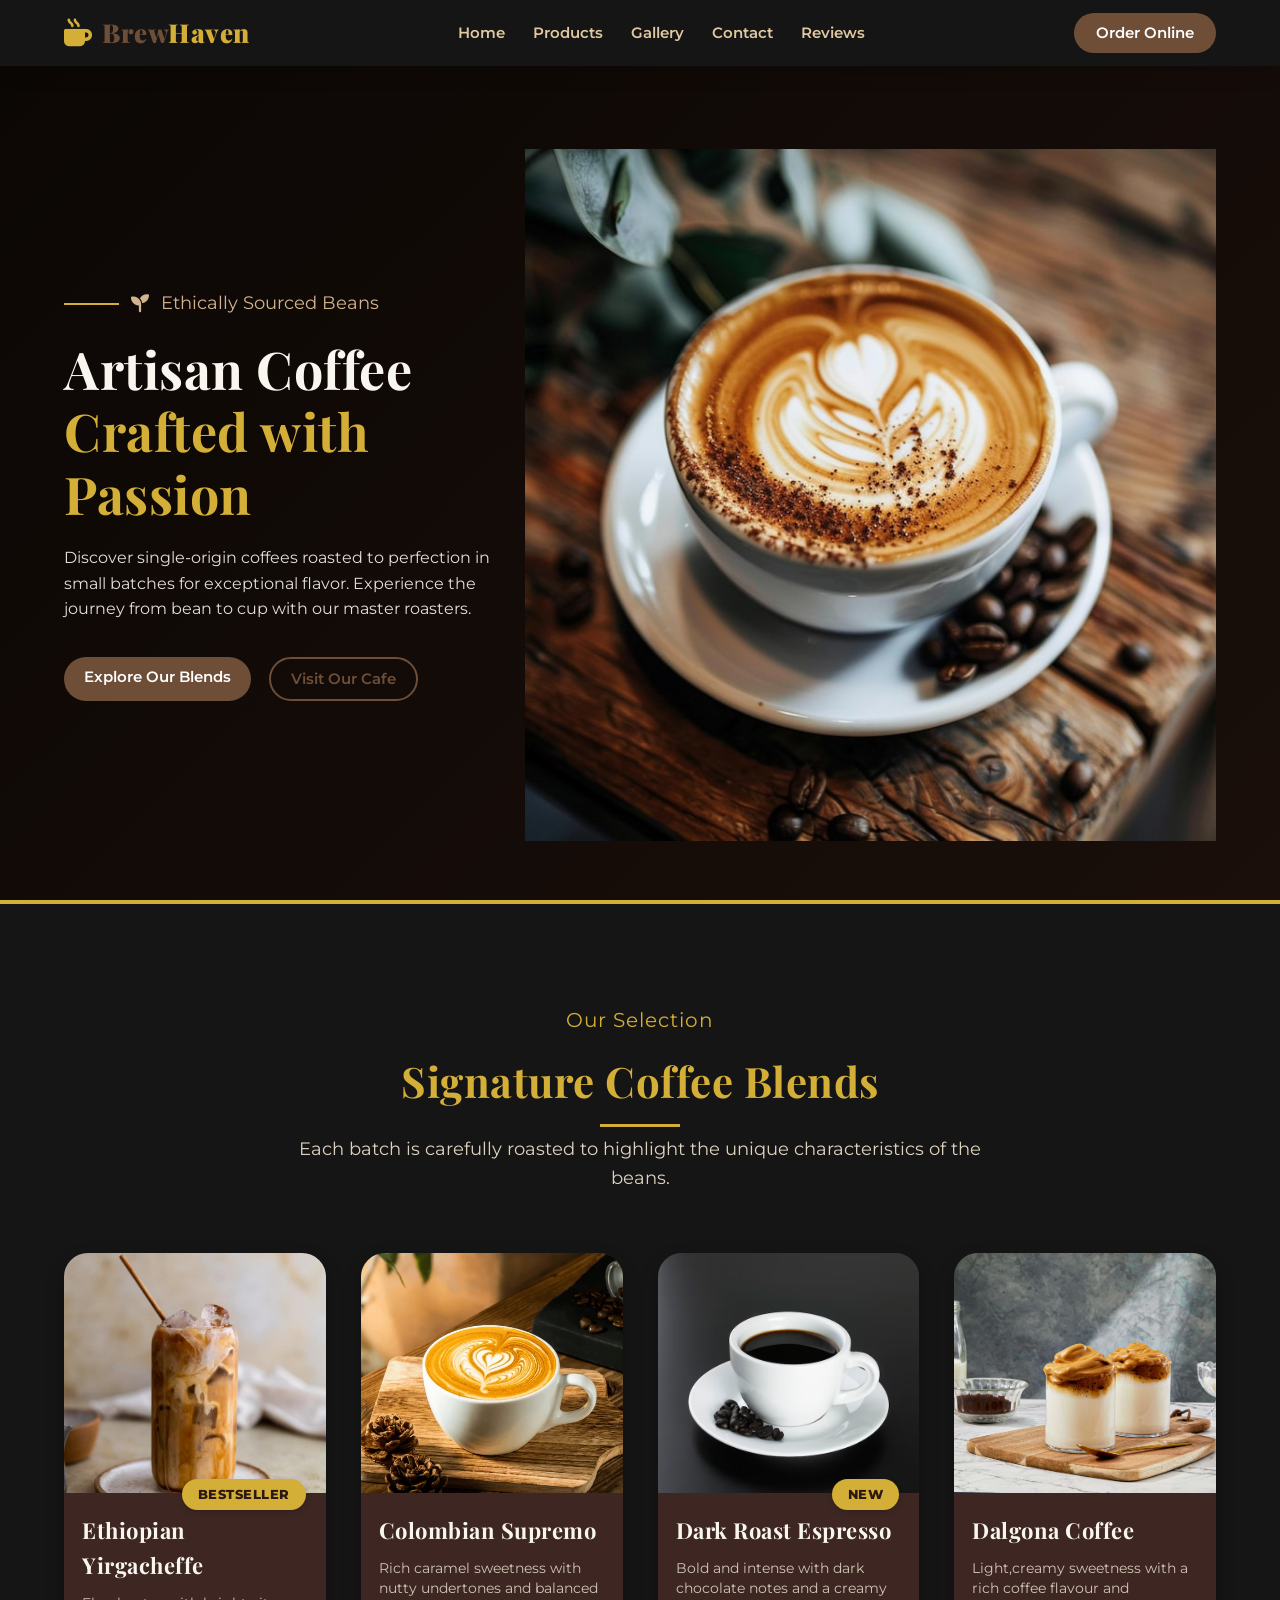
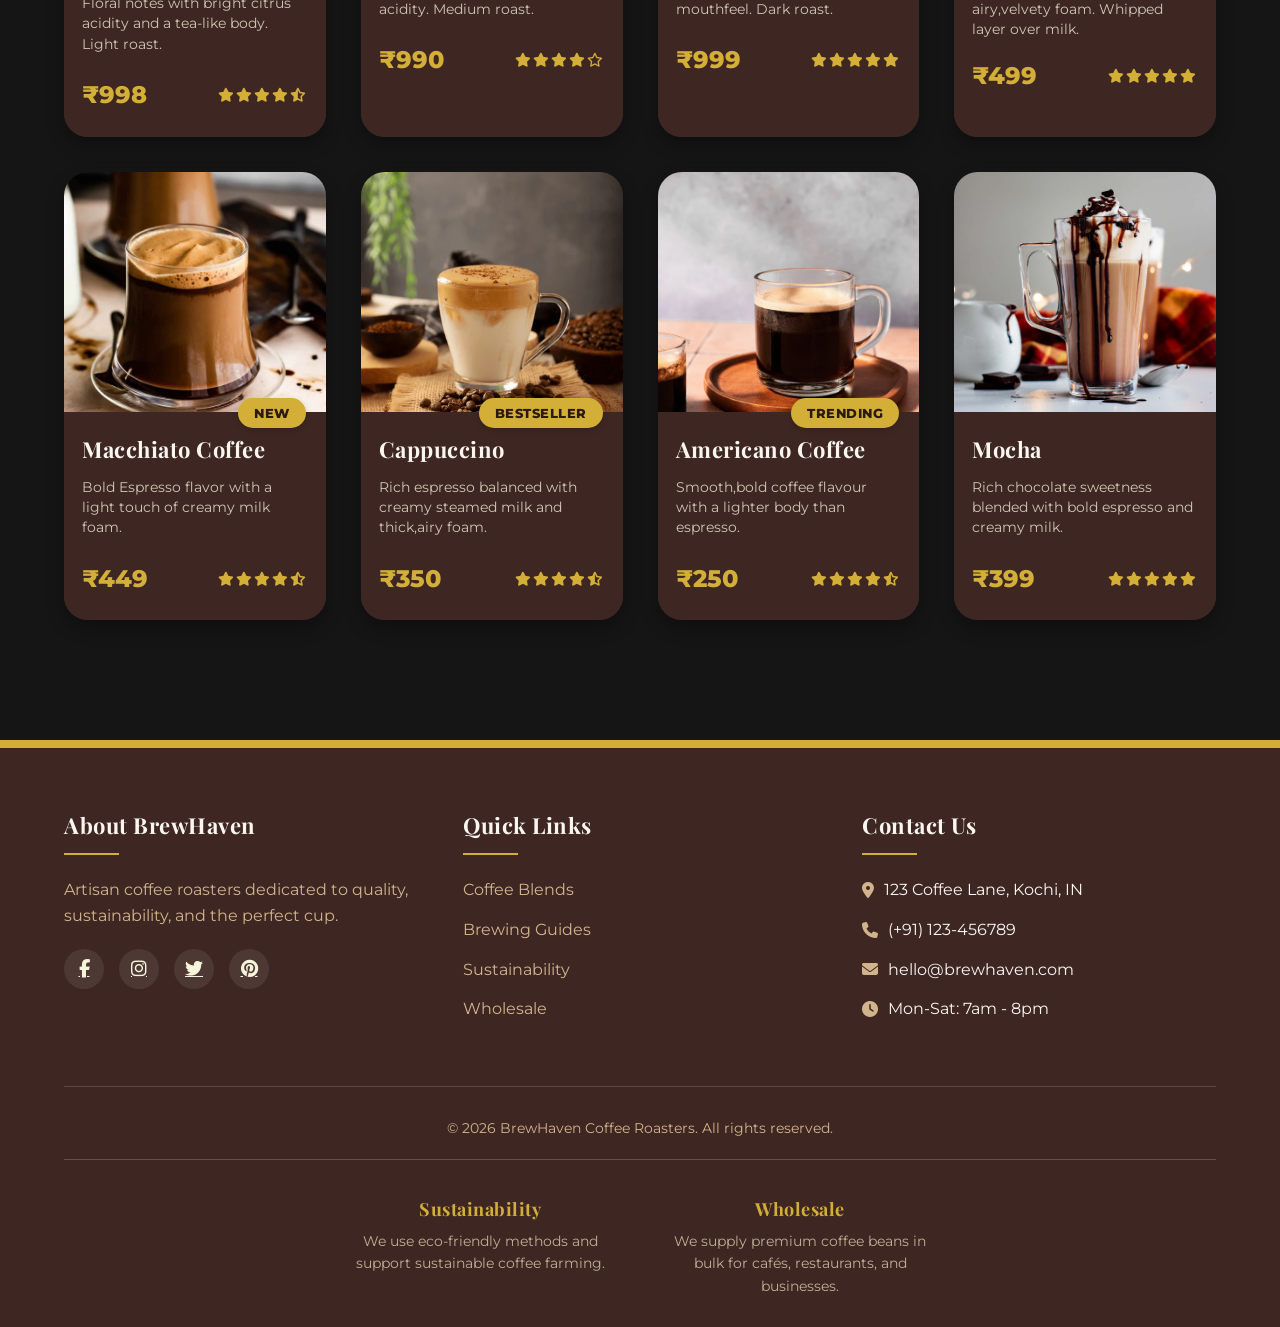
<file: index.html>
<!DOCTYPE html>
<html lang="en">
<head>
    <meta charset="UTF-8">
    <meta name="viewport" content="width=device-width, initial-scale=1.0, viewport-fit=cover">
    <title>BrewHaven | Artisan Coffee Roasters</title>
    <!-- Font Awesome 6 -->
    <link rel="stylesheet" href="https://cdnjs.cloudflare.com/ajax/libs/font-awesome/6.7.2/css/all.min.css">
    <!-- Google Fonts: Montserrat + Playfair Display -->
    <link href="https://fonts.googleapis.com/css2?family=Montserrat:ital,wght@0,300;0,400;0,500;0,600;0,700;0,800;1,400&family=Playfair+Display:wght@400;500;600;700;800;900&display=swap" rel="stylesheet">
    <link rel="stylesheet" href="coffeeshop.css">
    <!-- <style>
        /* ---------- CSS RESET & VARIABLES ---------- */
        * {
            margin: 0;
            padding: 0;
            box-sizing: border-box;
        }

        :root {
            --coffee-dark: #3E2723;
            --coffee-medium: #6F4E37;
            --coffee-light: #C4A484;
            --coffee-accent: #D2B48C;
            --coffee-cream: #F5F5DC;
            --coffee-gold: #D4AF37;
            --text-dark: #2C2416;
            --text-light: #f9f6f0;
            --header-bg: #161515;
            --hero-overlay: rgba(11, 7, 5, 0.92);
        }

        body {
            font-family: 'Montserrat', sans-serif;
            background: var(--coffee-cream);
            color: var(--text-dark);
            line-height: 1.6;
            overflow-x: hidden;
        }

        h1, h2, h3, h4, .logo-text {
            font-family: 'Playfair Display', serif;
            font-weight: 700;
            letter-spacing: 0.5px;
        }

        .container {
            width: 90%;
            max-width: 1280px;
            margin: 0 auto;
        }

        /* ---------- HEADER / NAVIGATION (fully responsive) ---------- */
        header {
            background: var(--header-bg);
            position: fixed;
            width: 100%;
            top: 0;
            z-index: 1000;
            padding: 12px 0;
            transition: 0.3s ease;
            box-shadow: 0 4px 20px rgba(0, 0, 0, 0.2);
        }

        .header-container {
            display: flex;
            justify-content: space-between;
            align-items: center;
            flex-wrap: wrap;
            gap: 15px;
        }

        .logo {
            display: flex;
            align-items: center;
            gap: 10px;
            text-decoration: none;
        }

        .logo-icon {
            color: var(--coffee-gold);
            font-size: 28px;
        }

        .logo-text {
            font-size: 26px;
            font-weight: 900;
            color: var(--coffee-medium);
        }
        .logo-text span {
            color: var(--coffee-gold);
        }

        /* navigation menu - mobile first: hidden by default but we make it flex on desktop */
        nav ul {
            display: flex;
            list-style: none;
            gap: 28px;
            flex-wrap: wrap;
        }

        nav a {
            text-decoration: none;
            color: #e0c8a0;
            font-weight: 600;
            font-size: 15px;
            transition: 0.3s;
            position: relative;
            padding: 5px 0;
        }

        nav a:hover {
            color: var(--coffee-gold);
        }
        nav a:after {
            content: '';
            position: absolute;
            bottom: 0;
            left: 0;
            width: 0;
            height: 2px;
            background: var(--coffee-gold);
            transition: 0.3s;
        }
        nav a:hover:after {
            width: 100%;
        }

        .nav-buttons .btn {
            padding: 8px 22px;
        }

        .btn {
            display: inline-block;
            padding: 8px 20px;
            border-radius: 40px;
            text-decoration: none;
            font-weight: 600;
            transition: 0.3s ease;
            cursor: pointer;
            border: none;
            font-size: 15px;
            text-align: center;
        }
        .btn-primary {
            background: var(--coffee-medium);
            color: white;
        }
        .btn-primary:hover {
            background: var(--coffee-dark);
            transform: translateY(-3px);
        }
        .btn-secondary {
            background: transparent;
            color: var(--coffee-medium);
            border: 2px solid var(--coffee-medium);
        }
        .btn-secondary:hover {
            background: rgba(111, 78, 55, 0.1);
            transform: translateY(-3px);
        }

        /* ---------- HERO SECTION ---------- */
        .hero {
            min-height: 100vh;
            display: flex;
            align-items: center;
            padding-top: 90px;
            position: relative;
            background: linear-gradient(135deg, #0B0705 0%, #1a0f0a 100%);
        }
        .hero .container {
            display: flex;
            flex-wrap: wrap;
            align-items: center;
            justify-content: space-between;
            gap: 40px;
        }
        .hero-content {
            flex: 1;
            color: var(--text-light);
            animation: fadeInUp 0.9s ease;
        }
        .hero-subtitle {
            font-size: 18px;
            color: var(--coffee-accent);
            margin-bottom: 20px;
            display: flex;
            align-items: center;
            gap: 12px;
        }
        .hero-subtitle::before {
            content: '';
            width: 55px;
            height: 2px;
            background: var(--coffee-gold);
        }
        .hero-title {
            font-size: 52px;
            line-height: 1.2;
            margin-bottom: 20px;
        }
        .hero-title span {
            color: var(--coffee-gold);
        }
        .hero-text {
            font-size: 16px;
            margin-bottom: 35px;
            max-width: 550px;
            opacity: 0.9;
        }
        .hero-buttons {
            display: flex;
            gap: 18px;
            flex-wrap: wrap;
        }
        .hero img {
            max-width: 380px;
            width: 100%;
            filter: drop-shadow(0 8px 20px rgba(0,0,0,0.3));
            border-radius: 24px;
        }

        /* ---------- PRODUCTS SECTION - FIXED GRID (4 per row on desktop, then 2, then 1) ---------- */
        .products {
            padding: 100px 0;
            background: #161515;
            border-top: 4px solid var(--coffee-gold);
            border-bottom: 4px solid var(--coffee-gold);
        }
        .section-header {
            text-align: center;
            max-width: 700px;
            margin: 0 auto 60px;
        }
        .section-subtitle {
            font-size: 20px;
            color: var(--coffee-gold);
            margin-bottom: 12px;
            letter-spacing: 1px;
        }
        .section-title {
            font-size: 42px;
            color: var(--coffee-gold);
            margin-bottom: 20px;
            position: relative;
            display: inline-block;
        }
        .section-title::after {
            content: '';
            position: absolute;
            bottom: -12px;
            left: 50%;
            transform: translateX(-50%);
            width: 80px;
            height: 3px;
            background: var(--coffee-gold);
        }
        .section-desc {
            font-size: 18px;
            color: #ddd2c0;
        }

        /* ----- PRODUCT GRID : 4 columns on desktop, responsive tablet/mobile ----- */
        .product-grid {
            display: grid;
            grid-template-columns: repeat(4, 1fr);  /* 4 in a row */
            gap: 35px;
            margin-bottom: 20px;
        }

        /* product card styling */
        .product-card {
            background: var(--coffee-dark);
            border-radius: 24px;
            overflow: hidden;
            transition: all 0.35s ease;
            position: relative;
            display: flex;
            flex-direction: column;
            box-shadow: 0 8px 18px rgba(0,0,0,0.3);
        }
        .product-card:hover {
            transform: translateY(-12px);
            border: 1px solid var(--coffee-gold);
            box-shadow: 0 18px 30px rgba(0,0,0,0.4);
        }
        .product-img {
            height: 240px;
            overflow: hidden;
            background: #2a1e18;
        }
        .product-img img {
            width: 100%;
            height: 100%;
            object-fit: cover;
            transition: transform 0.5s ease;
        }
        .product-card:hover .product-img img {
            transform: scale(1.05);
        }
        .product-info {
            padding: 20px 18px 22px;
            position: relative;
            background: var(--coffee-dark);
            flex: 1;
        }
        .product-tag {
            position: absolute;
            top: -14px;
            right: 20px;
            background: var(--coffee-gold);
            color: #2c1a12;
            font-weight: 800;
            padding: 5px 16px;
            border-radius: 40px;
            font-size: 13px;
            letter-spacing: 0.5px;
            z-index: 2;
            box-shadow: 0 2px 6px rgba(0,0,0,0.2);
        }
        .product-title {
            font-size: 22px;
            color: var(--text-light);
            margin-bottom: 10px;
            font-weight: 700;
        }
        .product-desc {
            color: #cfc5b5;
            font-size: 14px;
            line-height: 1.45;
            margin-bottom: 18px;
            min-height: 65px;
        }
        .product-footer {
            display: flex;
            justify-content: space-between;
            align-items: center;
            margin-top: 5px;
        }
        .product-price {
            font-size: 24px;
            font-weight: 800;
            color: var(--coffee-gold);
        }
        .rating {
            color: var(--coffee-gold);
            font-size: 14px;
            letter-spacing: 2px;
        }

        /* ---------- FOOTER (fully responsive) ---------- */
        footer {
            background: var(--coffee-dark);
            color: var(--text-light);
            padding: 60px 0 30px;
            border-top: 4px solid var(--coffee-gold);
        }
        .footer-content {
            display: grid;
            grid-template-columns: repeat(auto-fit, minmax(260px, 1fr));
            gap: 45px;
            margin-bottom: 50px;
        }
        .footer-column h3 {
            font-size: 22px;
            margin-bottom: 22px;
            position: relative;
            padding-bottom: 12px;
        }
        .footer-column h3::after {
            content: '';
            position: absolute;
            bottom: 0;
            left: 0;
            width: 55px;
            height: 2px;
            background: var(--coffee-gold);
        }
        .footer-links {
            list-style: none;
        }
        .footer-links li {
            margin-bottom: 14px;
            display: flex;
            align-items: center;
            gap: 10px;
            flex-wrap: wrap;
        }
        .footer-links a, .footer-links i {
            color: var(--coffee-accent);
            text-decoration: none;
            transition: 0.3s;
        }
        .footer-links a:hover {
            color: var(--coffee-gold);
            padding-left: 5px;
        }
        .social-links {
            display: flex;
            gap: 15px;
            margin-top: 20px;
            flex-wrap: wrap;
        }
        .social-links a {
            display: inline-flex;
            align-items: center;
            justify-content: center;
            width: 40px;
            height: 40px;
            background: rgba(255,255,255,0.08);
            border-radius: 50%;
            color: var(--coffee-cream);
            font-size: 18px;
            transition: 0.3s;
        }
        .social-links a:hover {
            background: var(--coffee-gold);
            transform: translateY(-4px);
            color: #1f1a14;
        }
        .copyright {
            text-align: center;
            padding-top: 30px;
            border-top: 1px solid rgba(255,255,255,0.15);
            color: var(--coffee-accent);
            font-size: 14px;
        }
        .sustainability-box {
            margin-top: 20px;
            text-align: center;
            display: flex;
            flex-wrap: wrap;
            justify-content: center;
            gap: 40px;
            border-top: 1px solid rgba(212, 175, 55, 0.3);
            padding-top: 35px;
        }
        .sustainability-item h4 {
            font-size: 18px;
            color: var(--coffee-gold);
            margin-bottom: 6px;
        }
        .sustainability-item p {
            color: #bfae93;
            font-size: 14px;
            max-width: 280px;
        }

        /* ---------- ANIMATIONS ---------- */
        @keyframes fadeInUp {
            from { opacity: 0; transform: translateY(40px);}
            to { opacity: 1; transform: translateY(0);}
        }

        /* ---------- RESPONSIVE BREAKPOINTS (mobile perfection) ---------- */
        @media screen and (max-width: 1100px) {
            .product-grid {
                grid-template-columns: repeat(3, 1fr);  /* 3 per row on medium screens */
                gap: 28px;
            }
            .hero-title {
                font-size: 44px;
            }
        }

        @media screen and (max-width: 850px) {
            .header-container {
                flex-direction: column;
                gap: 12px;
            }
            nav ul {
                justify-content: center;
                gap: 22px;
                flex-wrap: wrap;
            }
            .nav-buttons {
                margin-bottom: 6px;
            }
            .hero .container {
                flex-direction: column;
                text-align: center;
            }
            .hero-content {
                text-align: center;
            }
            .hero-subtitle {
                justify-content: center;
            }
            .hero-text {
                margin-left: auto;
                margin-right: auto;
            }
            .hero-buttons {
                justify-content: center;
            }
            .product-grid {
                grid-template-columns: repeat(2, 1fr);  /* 2 per row on tablet */
                gap: 25px;
            }
            .section-title {
                font-size: 36px;
            }
        }

        @media screen and (max-width: 550px) {
            .product-grid {
                grid-template-columns: 1fr;  /* 1 per row on mobile */
                max-width: 380px;
                margin-left: auto;
                margin-right: auto;
            }
            .hero-title {
                font-size: 32px;
            }
            .container {
                width: 92%;
            }
            .btn {
                padding: 8px 18px;
                font-size: 14px;
            }
            .product-img {
                height: 220px;
            }
            .product-title {
                font-size: 20px;
            }
            .footer-content {
                grid-template-columns: 1fr;
                text-align: center;
            }
            .footer-column h3::after {
                left: 50%;
                transform: translateX(-50%);
            }
            .footer-links li {
                justify-content: center;
            }
            .social-links {
                justify-content: center;
            }
            .sustainability-box {
                flex-direction: column;
                align-items: center;
                gap: 28px;
            }
            nav ul {
                gap: 18px;
            }
            nav a {
                font-size: 13px;
            }
        }

        /* fix for small devices */
        @media screen and (max-width: 380px) {
            .hero-title {
                font-size: 28px;
            }
            .product-price {
                font-size: 20px;
            }
        }

        /* additional: active smooth + no overflow */
        html {
            scroll-behavior: smooth;
        }
    </style> -->
</head>
<body>

<header>
    <div class="container header-container">
        <a href="#" class="logo">
            <i class="fa-solid fa-mug-hot logo-icon"></i>
            <div class="logo-text">Brew<span>Haven</span></div>
        </a>
        <nav>
            <ul>
                <li><a href="#home">Home</a></li>
                <li><a href="#products">Products</a></li>
                <li><a href="gallary.html">Gallery</a></li>
                <li><a href="#contact">Contact</a></li>
                <li><a href="review.html">Reviews</a></li>
            </ul>
        </nav>
        <div class="nav-buttons">
            <a href="order.html" class="btn btn-primary">Order Online</a>
        </div>
    </div>
</header>

<!-- Hero Section -->
<section class="hero" id="home">
    <div class="container">
        <div class="hero-content">
            <div class="hero-subtitle">
                <i class="fas fa-seedling"></i> Ethically Sourced Beans
            </div>
            <h1 class="hero-title">Artisan Coffee <br><span>Crafted with Passion</span></h1>
            <p class="hero-text">Discover single-origin coffees roasted to perfection in small batches for exceptional flavor. Experience the journey from bean to cup with our master roasters.</p>
            <div class="hero-buttons">
                <a href="#products" class="btn btn-primary">Explore Our Blends</a>
                <a href="#contact" class="btn btn-secondary">Visit Our Cafe</a>
            </div>
        </div>
        <div class="hero-image">
            <img src="front.jpg" alt="coffee">
        </div>
    </div>
</section>

<!-- PRODUCTS SECTION: Fixed grid: 4 in row, then responsive, exactly 8 products shown in two rows (4+4) -->
<section class="products" id="products">
    <div class="container">
        <div class="section-header">
            <div class="section-subtitle">Our Selection</div>
            <h2 class="section-title">Signature Coffee Blends</h2>
            <p class="section-desc">Each batch is carefully roasted to highlight the unique characteristics of the beans.</p>
        </div>
        <div class="product-grid">
            <!-- Card 1 - Ethiopian Yirgacheffe -->
            <div class="product-card">
                <div class="product-img"><img src="ethiopianyirgacheffe.jpg"alt="Ethiopian Yirgacheffe"></div>
                <div class="product-info"><div class="product-tag">BESTSELLER</div><h3 class="product-title">Ethiopian Yirgacheffe</h3><p class="product-desc">Floral notes with bright citrus acidity and a tea-like body. Light roast.</p><div class="product-footer"><div class="product-price">₹998</div><div class="rating"><i class="fas fa-star"></i><i class="fas fa-star"></i><i class="fas fa-star"></i><i class="fas fa-star"></i><i class="fas fa-star-half-alt"></i></div></div></div>
            </div>
            <!-- Card 2 - Colombian Supremo -->
            <div class="product-card">
                <div class="product-img"><img src="colombiansupremo.jpg" alt="Colombian Supremo"></div>
                <div class="product-info"><h3 class="product-title">Colombian Supremo</h3><p class="product-desc">Rich caramel sweetness with nutty undertones and balanced acidity. Medium roast.</p><div class="product-footer"><div class="product-price">₹990</div><div class="rating"><i class="fas fa-star"></i><i class="fas fa-star"></i><i class="fas fa-star"></i><i class="fas fa-star"></i><i class="far fa-star"></i></div></div></div>
            </div>
            <!-- Card 3 - Dark Roast Espresso -->
            <div class="product-card">
                <div class="product-img"><img src="darkRoastespresso.jpg" alt="Dark Roast Espresso"></div>
                <div class="product-info"><div class="product-tag">NEW</div><h3 class="product-title">Dark Roast Espresso</h3><p class="product-desc">Bold and intense with dark chocolate notes and a creamy mouthfeel. Dark roast.</p><div class="product-footer"><div class="product-price">₹999</div><div class="rating"><i class="fas fa-star"></i><i class="fas fa-star"></i><i class="fas fa-star"></i><i class="fas fa-star"></i><i class="fas fa-star"></i></div></div></div>
            </div>
            <!-- Card 4 - Dalgona Coffee -->
            <div class="product-card">
                <div class="product-img"><img src="da.jpg"Dalgona coffee"></div>
                <div class="product-info"><h3 class="product-title">Dalgona Coffee</h3><p class="product-desc">Light,creamy sweetness with a rich coffee flavour and airy,velvety foam. Whipped layer over milk.</p><div class="product-footer"><div class="product-price">₹499</div><div class="rating"><i class="fas fa-star"></i><i class="fas fa-star"></i><i class="fas fa-star"></i><i class="fas fa-star"></i><i class="fas fa-star"></i></div></div></div>
            </div>
            <!-- Card 5 - Macchiato Coffee -->
            <div class="product-card">
                <div class="product-img"><img src="mac.jpg" alt="Macchiato"></div>
                <div class="product-info"><div class="product-tag">NEW</div><h3 class="product-title">Macchiato Coffee</h3><p class="product-desc">Bold Espresso flavor with a light touch of creamy milk foam.</p><div class="product-footer"><div class="product-price">₹449</div><div class="rating"><i class="fas fa-star"></i><i class="fas fa-star"></i><i class="fas fa-star"></i><i class="fas fa-star"></i><i class="fas fa-star-half-alt"></i></div></div></div>
            </div>
            <!-- Card 6 - Cappuccino -->
            <div class="product-card">
                <div class="product-img"><img src="cappu.jpg" alt="Cappuccino"></div>
                <div class="product-info"><div class="product-tag">BESTSELLER</div><h3 class="product-title">Cappuccino</h3><p class="product-desc">Rich espresso balanced with creamy steamed milk and thick,airy foam.</p><div class="product-footer"><div class="product-price">₹350</div><div class="rating"><i class="fas fa-star"></i><i class="fas fa-star"></i><i class="fas fa-star"></i><i class="fas fa-star"></i><i class="fas fa-star-half-alt"></i></div></div></div>
            </div>
            <!-- Card 7 - Americano Coffee -->
            <div class="product-card">
                <div class="product-img"><img src="american.jpg" alt="Americano"></div>
                <div class="product-info"><div class="product-tag">TRENDING</div><h3 class="product-title">Americano Coffee</h3><p class="product-desc">Smooth,bold coffee flavour with a lighter body than espresso.</p><div class="product-footer"><div class="product-price">₹250</div><div class="rating"><i class="fas fa-star"></i><i class="fas fa-star"></i><i class="fas fa-star"></i><i class="fas fa-star"></i><i class="fas fa-star-half-alt"></i></div></div></div>
            </div>
            <!-- Card 8 - Mocha -->
            <div class="product-card">
                <div class="product-img"><img src="mo.jpg" alt="Mocha"></div>
                <div class="product-info"><h3 class="product-title">Mocha</h3><p class="product-desc">Rich chocolate sweetness blended with bold espresso and creamy milk.</p><div class="product-footer"><div class="product-price">₹399</div><div class="rating"><i class="fas fa-star"></i><i class="fas fa-star"></i><i class="fas fa-star"></i><i class="fas fa-star"></i><i class="fas fa-star"></i></div></div></div>
            </div>
        </div>
    </div>
</section>

<!-- Footer + Contact & extra sections -->
<footer id="contact">
    <div class="container">
        <div class="footer-content">
            <div class="footer-column">
                <h3>About BrewHaven</h3>
                <p style="color: var(--coffee-accent); margin-bottom: 20px;">Artisan coffee roasters dedicated to quality, sustainability, and the perfect cup.</p>
                <div class="social-links">
                    <a href="https://www.facebook.com"><i class="fab fa-facebook-f"></i></a>
                    <a href="https://www.instagram.com"><i class="fab fa-instagram"></i></a>
                    <a href="https://www.twitter.com"><i class="fab fa-twitter"></i></a>
                    <a href="https://www.pinterest.com"><i class="fab fa-pinterest"></i></a>
                </div>
            </div>
            <div class="footer-column">
                <h3>Quick Links</h3>
                <ul class="footer-links">
                    <li><a href="#products">Coffee Blends</a></li>
                    <li><a href="#">Brewing Guides</a></li>
                    <li><a href="#sustainability">Sustainability</a></li>
                    <li><a href="#wholesale">Wholesale</a></li>
                </ul>
            </div>
            <div class="footer-column" id="contact-detail">
                <h3>Contact Us</h3>
                <ul class="footer-links">
                    <li><i class="fas fa-map-marker-alt"></i> 123 Coffee Lane, Kochi, IN</li>
                    <li><i class="fas fa-phone"></i> (+91) 123-456789</li>
                    <li><i class="fas fa-envelope"></i> hello@brewhaven.com</li>
                    <li><i class="fas fa-clock"></i> Mon-Sat: 7am - 8pm</li>
                </ul>
            </div>
        </div>
        <div class="copyright">
            © 2026 BrewHaven Coffee Roasters. All rights reserved.
        </div>
        <div class="sustainability-box" id="sustainability">
            <div class="sustainability-item" id="hey">
                <h4>Sustainability</h4>
                <p>We use eco-friendly methods and support sustainable coffee farming.</p>
            </div>
            <div class="sustainability-item" id="wholesale">
                <h4>Wholesale</h4>
                <p>We supply premium coffee beans in bulk for cafés, restaurants, and businesses.</p>
            </div>
        </div>
    </div>
</footer>

<!-- JAVASCRIPT: smooth scroll + responsive enhancements (no conflict) -->
 <script src="coffeeshop.js"></script>
<!-- <script>
    (function() {
        // Smooth scrolling for all anchor links that start with "#"
        const allLinks = document.querySelectorAll('a[href^="#"]');
        allLinks.forEach(anchor => {
            anchor.addEventListener('click', function(e) {
                const targetId = this.getAttribute('href');
                if (targetId === "#" || targetId === "") return;
                const targetElement = document.querySelector(targetId);
                if (targetElement) {
                    e.preventDefault();
                    targetElement.scrollIntoView({
                        behavior: 'smooth',
                        block: 'start'
                    });
                }
            });
        });

        // Additional interactive safety for product cards (CSS already does transform, but js ensures consistency)
        const productCards = document.querySelectorAll('.product-card');
        productCards.forEach(card => {
            card.addEventListener('mouseenter', function() {
                // optional: inline style backup but we keep class
                this.style.transform = 'translateY(-12px)';
            });
            card.addEventListener('mouseleave', function() {
                this.style.transform = 'translateY(0)';
            });
        });
        
        // Responsive mobile menu simple: already flex wrap. ensure header no overlaps
        const fixMobileNav = () => {
            if (window.innerWidth < 850) {
                document.querySelector('header').style.padding = '10px 0';
            } else {
                document.querySelector('header').style.padding = '12px 0';
            }
        };
        window.addEventListener('resize', fixMobileNav);
        fixMobileNav();
    })();
</script> -->
</body>
</html>
</file>
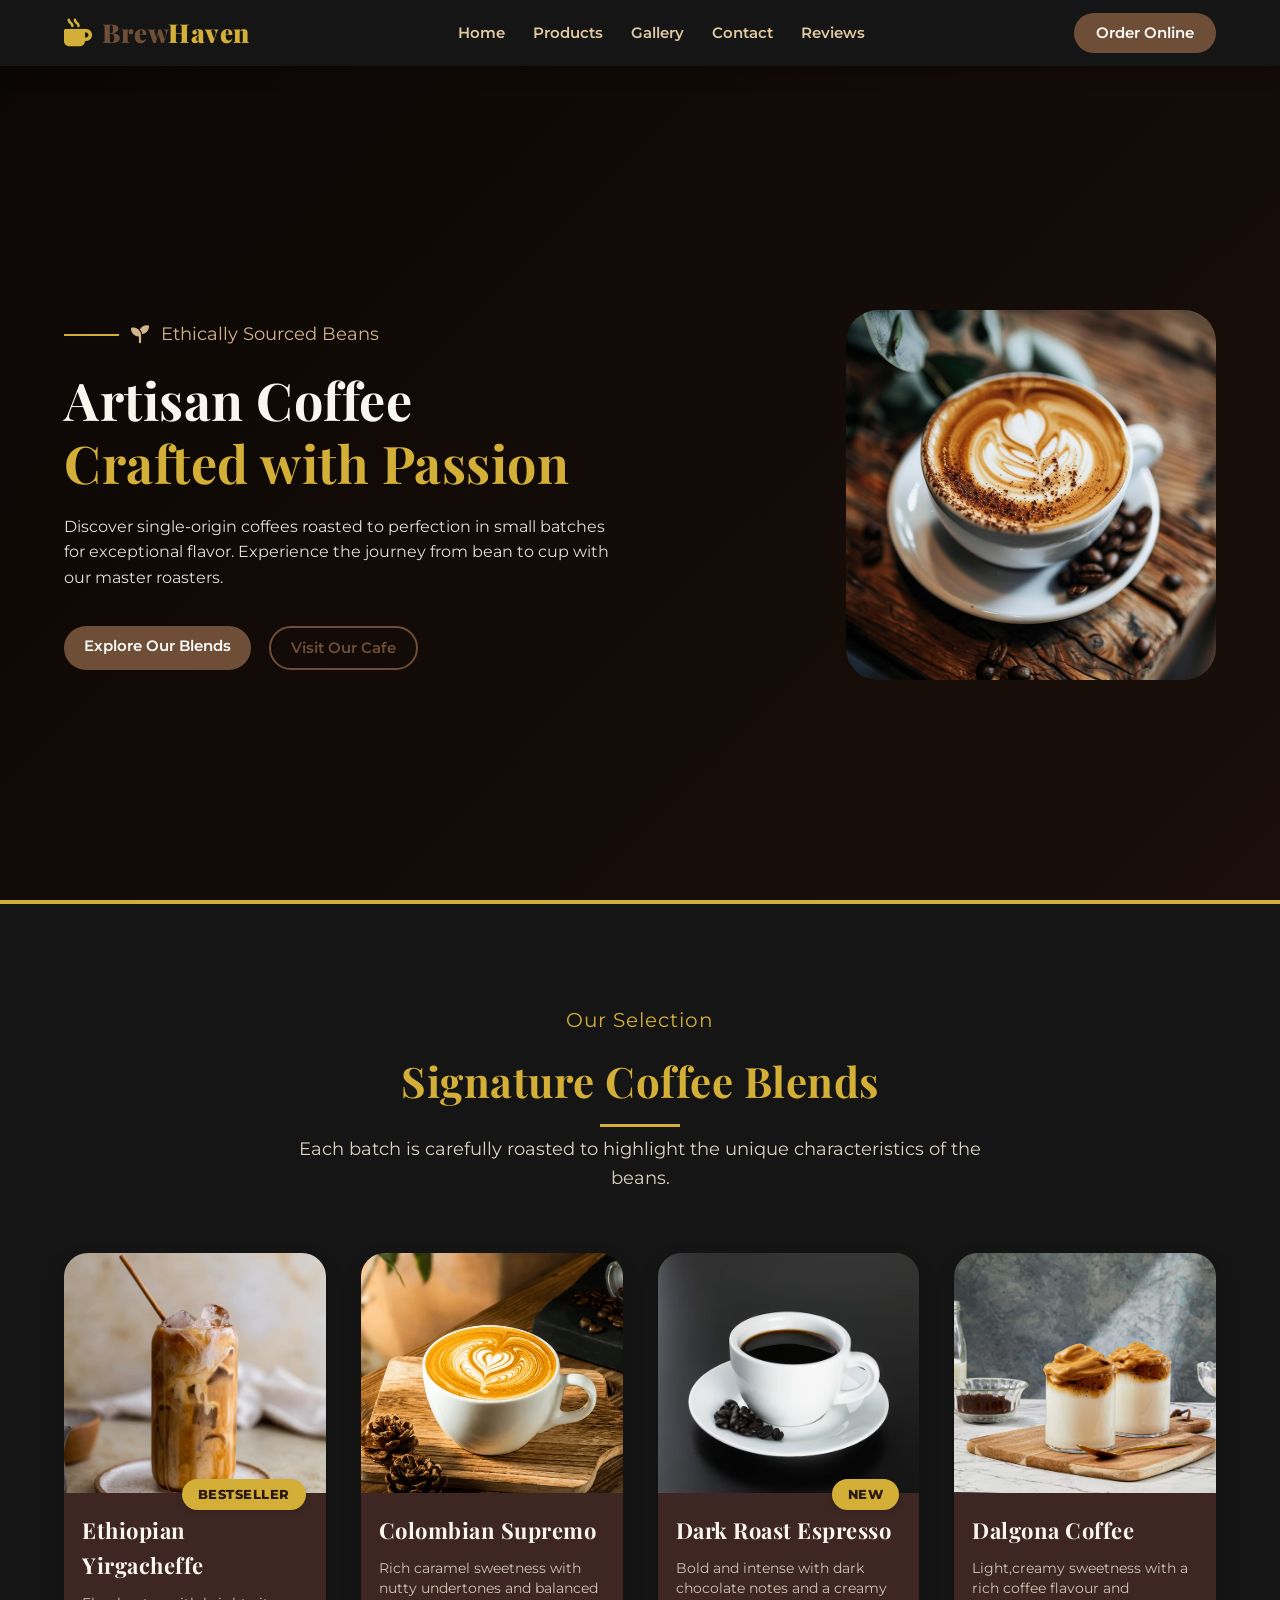
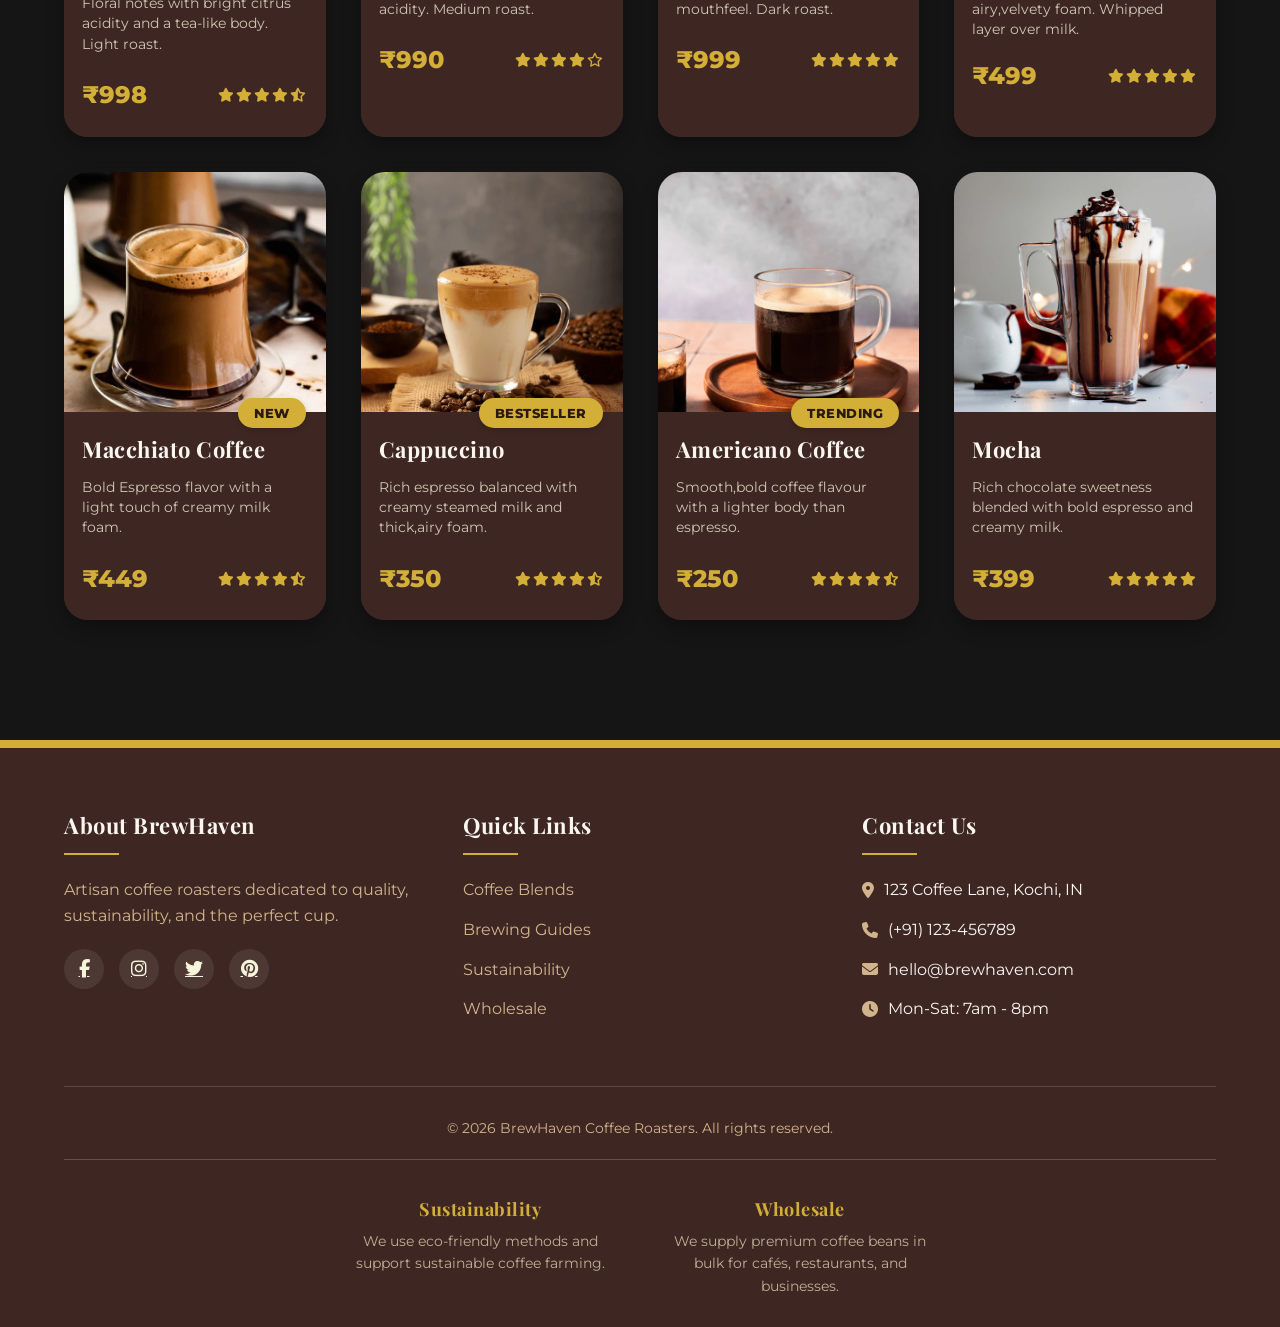
<file: coffeeshop.html>
<!DOCTYPE html>
<html lang="en">
<head>
    <meta charset="UTF-8">
    <meta name="viewport" content="width=device-width, initial-scale=1.0, viewport-fit=cover">
    <title>BrewHaven | Artisan Coffee Roasters</title>
    <!-- Font Awesome 6 -->
    <link rel="stylesheet" href="https://cdnjs.cloudflare.com/ajax/libs/font-awesome/6.7.2/css/all.min.css">
    <!-- Google Fonts: Montserrat + Playfair Display -->
    <link href="https://fonts.googleapis.com/css2?family=Montserrat:ital,wght@0,300;0,400;0,500;0,600;0,700;0,800;1,400&family=Playfair+Display:wght@400;500;600;700;800;900&display=swap" rel="stylesheet">
    <link rel="stylesheet" href="coffeeshop.css">
    <!-- <style>
        /* ---------- CSS RESET & VARIABLES ---------- */
        * {
            margin: 0;
            padding: 0;
            box-sizing: border-box;
        }

        :root {
            --coffee-dark: #3E2723;
            --coffee-medium: #6F4E37;
            --coffee-light: #C4A484;
            --coffee-accent: #D2B48C;
            --coffee-cream: #F5F5DC;
            --coffee-gold: #D4AF37;
            --text-dark: #2C2416;
            --text-light: #f9f6f0;
            --header-bg: #161515;
            --hero-overlay: rgba(11, 7, 5, 0.92);
        }

        body {
            font-family: 'Montserrat', sans-serif;
            background: var(--coffee-cream);
            color: var(--text-dark);
            line-height: 1.6;
            overflow-x: hidden;
        }

        h1, h2, h3, h4, .logo-text {
            font-family: 'Playfair Display', serif;
            font-weight: 700;
            letter-spacing: 0.5px;
        }

        .container {
            width: 90%;
            max-width: 1280px;
            margin: 0 auto;
        }

        /* ---------- HEADER / NAVIGATION (fully responsive) ---------- */
        header {
            background: var(--header-bg);
            position: fixed;
            width: 100%;
            top: 0;
            z-index: 1000;
            padding: 12px 0;
            transition: 0.3s ease;
            box-shadow: 0 4px 20px rgba(0, 0, 0, 0.2);
        }

        .header-container {
            display: flex;
            justify-content: space-between;
            align-items: center;
            flex-wrap: wrap;
            gap: 15px;
        }

        .logo {
            display: flex;
            align-items: center;
            gap: 10px;
            text-decoration: none;
        }

        .logo-icon {
            color: var(--coffee-gold);
            font-size: 28px;
        }

        .logo-text {
            font-size: 26px;
            font-weight: 900;
            color: var(--coffee-medium);
        }
        .logo-text span {
            color: var(--coffee-gold);
        }

        /* navigation menu - mobile first: hidden by default but we make it flex on desktop */
        nav ul {
            display: flex;
            list-style: none;
            gap: 28px;
            flex-wrap: wrap;
        }

        nav a {
            text-decoration: none;
            color: #e0c8a0;
            font-weight: 600;
            font-size: 15px;
            transition: 0.3s;
            position: relative;
            padding: 5px 0;
        }

        nav a:hover {
            color: var(--coffee-gold);
        }
        nav a:after {
            content: '';
            position: absolute;
            bottom: 0;
            left: 0;
            width: 0;
            height: 2px;
            background: var(--coffee-gold);
            transition: 0.3s;
        }
        nav a:hover:after {
            width: 100%;
        }

        .nav-buttons .btn {
            padding: 8px 22px;
        }

        .btn {
            display: inline-block;
            padding: 8px 20px;
            border-radius: 40px;
            text-decoration: none;
            font-weight: 600;
            transition: 0.3s ease;
            cursor: pointer;
            border: none;
            font-size: 15px;
            text-align: center;
        }
        .btn-primary {
            background: var(--coffee-medium);
            color: white;
        }
        .btn-primary:hover {
            background: var(--coffee-dark);
            transform: translateY(-3px);
        }
        .btn-secondary {
            background: transparent;
            color: var(--coffee-medium);
            border: 2px solid var(--coffee-medium);
        }
        .btn-secondary:hover {
            background: rgba(111, 78, 55, 0.1);
            transform: translateY(-3px);
        }

        /* ---------- HERO SECTION ---------- */
        .hero {
            min-height: 100vh;
            display: flex;
            align-items: center;
            padding-top: 90px;
            position: relative;
            background: linear-gradient(135deg, #0B0705 0%, #1a0f0a 100%);
        }
        .hero .container {
            display: flex;
            flex-wrap: wrap;
            align-items: center;
            justify-content: space-between;
            gap: 40px;
        }
        .hero-content {
            flex: 1;
            color: var(--text-light);
            animation: fadeInUp 0.9s ease;
        }
        .hero-subtitle {
            font-size: 18px;
            color: var(--coffee-accent);
            margin-bottom: 20px;
            display: flex;
            align-items: center;
            gap: 12px;
        }
        .hero-subtitle::before {
            content: '';
            width: 55px;
            height: 2px;
            background: var(--coffee-gold);
        }
        .hero-title {
            font-size: 52px;
            line-height: 1.2;
            margin-bottom: 20px;
        }
        .hero-title span {
            color: var(--coffee-gold);
        }
        .hero-text {
            font-size: 16px;
            margin-bottom: 35px;
            max-width: 550px;
            opacity: 0.9;
        }
        .hero-buttons {
            display: flex;
            gap: 18px;
            flex-wrap: wrap;
        }
        .hero img {
            max-width: 380px;
            width: 100%;
            filter: drop-shadow(0 8px 20px rgba(0,0,0,0.3));
            border-radius: 24px;
        }

        /* ---------- PRODUCTS SECTION - FIXED GRID (4 per row on desktop, then 2, then 1) ---------- */
        .products {
            padding: 100px 0;
            background: #161515;
            border-top: 4px solid var(--coffee-gold);
            border-bottom: 4px solid var(--coffee-gold);
        }
        .section-header {
            text-align: center;
            max-width: 700px;
            margin: 0 auto 60px;
        }
        .section-subtitle {
            font-size: 20px;
            color: var(--coffee-gold);
            margin-bottom: 12px;
            letter-spacing: 1px;
        }
        .section-title {
            font-size: 42px;
            color: var(--coffee-gold);
            margin-bottom: 20px;
            position: relative;
            display: inline-block;
        }
        .section-title::after {
            content: '';
            position: absolute;
            bottom: -12px;
            left: 50%;
            transform: translateX(-50%);
            width: 80px;
            height: 3px;
            background: var(--coffee-gold);
        }
        .section-desc {
            font-size: 18px;
            color: #ddd2c0;
        }

        /* ----- PRODUCT GRID : 4 columns on desktop, responsive tablet/mobile ----- */
        .product-grid {
            display: grid;
            grid-template-columns: repeat(4, 1fr);  /* 4 in a row */
            gap: 35px;
            margin-bottom: 20px;
        }

        /* product card styling */
        .product-card {
            background: var(--coffee-dark);
            border-radius: 24px;
            overflow: hidden;
            transition: all 0.35s ease;
            position: relative;
            display: flex;
            flex-direction: column;
            box-shadow: 0 8px 18px rgba(0,0,0,0.3);
        }
        .product-card:hover {
            transform: translateY(-12px);
            border: 1px solid var(--coffee-gold);
            box-shadow: 0 18px 30px rgba(0,0,0,0.4);
        }
        .product-img {
            height: 240px;
            overflow: hidden;
            background: #2a1e18;
        }
        .product-img img {
            width: 100%;
            height: 100%;
            object-fit: cover;
            transition: transform 0.5s ease;
        }
        .product-card:hover .product-img img {
            transform: scale(1.05);
        }
        .product-info {
            padding: 20px 18px 22px;
            position: relative;
            background: var(--coffee-dark);
            flex: 1;
        }
        .product-tag {
            position: absolute;
            top: -14px;
            right: 20px;
            background: var(--coffee-gold);
            color: #2c1a12;
            font-weight: 800;
            padding: 5px 16px;
            border-radius: 40px;
            font-size: 13px;
            letter-spacing: 0.5px;
            z-index: 2;
            box-shadow: 0 2px 6px rgba(0,0,0,0.2);
        }
        .product-title {
            font-size: 22px;
            color: var(--text-light);
            margin-bottom: 10px;
            font-weight: 700;
        }
        .product-desc {
            color: #cfc5b5;
            font-size: 14px;
            line-height: 1.45;
            margin-bottom: 18px;
            min-height: 65px;
        }
        .product-footer {
            display: flex;
            justify-content: space-between;
            align-items: center;
            margin-top: 5px;
        }
        .product-price {
            font-size: 24px;
            font-weight: 800;
            color: var(--coffee-gold);
        }
        .rating {
            color: var(--coffee-gold);
            font-size: 14px;
            letter-spacing: 2px;
        }

        /* ---------- FOOTER (fully responsive) ---------- */
        footer {
            background: var(--coffee-dark);
            color: var(--text-light);
            padding: 60px 0 30px;
            border-top: 4px solid var(--coffee-gold);
        }
        .footer-content {
            display: grid;
            grid-template-columns: repeat(auto-fit, minmax(260px, 1fr));
            gap: 45px;
            margin-bottom: 50px;
        }
        .footer-column h3 {
            font-size: 22px;
            margin-bottom: 22px;
            position: relative;
            padding-bottom: 12px;
        }
        .footer-column h3::after {
            content: '';
            position: absolute;
            bottom: 0;
            left: 0;
            width: 55px;
            height: 2px;
            background: var(--coffee-gold);
        }
        .footer-links {
            list-style: none;
        }
        .footer-links li {
            margin-bottom: 14px;
            display: flex;
            align-items: center;
            gap: 10px;
            flex-wrap: wrap;
        }
        .footer-links a, .footer-links i {
            color: var(--coffee-accent);
            text-decoration: none;
            transition: 0.3s;
        }
        .footer-links a:hover {
            color: var(--coffee-gold);
            padding-left: 5px;
        }
        .social-links {
            display: flex;
            gap: 15px;
            margin-top: 20px;
            flex-wrap: wrap;
        }
        .social-links a {
            display: inline-flex;
            align-items: center;
            justify-content: center;
            width: 40px;
            height: 40px;
            background: rgba(255,255,255,0.08);
            border-radius: 50%;
            color: var(--coffee-cream);
            font-size: 18px;
            transition: 0.3s;
        }
        .social-links a:hover {
            background: var(--coffee-gold);
            transform: translateY(-4px);
            color: #1f1a14;
        }
        .copyright {
            text-align: center;
            padding-top: 30px;
            border-top: 1px solid rgba(255,255,255,0.15);
            color: var(--coffee-accent);
            font-size: 14px;
        }
        .sustainability-box {
            margin-top: 20px;
            text-align: center;
            display: flex;
            flex-wrap: wrap;
            justify-content: center;
            gap: 40px;
            border-top: 1px solid rgba(212, 175, 55, 0.3);
            padding-top: 35px;
        }
        .sustainability-item h4 {
            font-size: 18px;
            color: var(--coffee-gold);
            margin-bottom: 6px;
        }
        .sustainability-item p {
            color: #bfae93;
            font-size: 14px;
            max-width: 280px;
        }

        /* ---------- ANIMATIONS ---------- */
        @keyframes fadeInUp {
            from { opacity: 0; transform: translateY(40px);}
            to { opacity: 1; transform: translateY(0);}
        }

        /* ---------- RESPONSIVE BREAKPOINTS (mobile perfection) ---------- */
        @media screen and (max-width: 1100px) {
            .product-grid {
                grid-template-columns: repeat(3, 1fr);  /* 3 per row on medium screens */
                gap: 28px;
            }
            .hero-title {
                font-size: 44px;
            }
        }

        @media screen and (max-width: 850px) {
            .header-container {
                flex-direction: column;
                gap: 12px;
            }
            nav ul {
                justify-content: center;
                gap: 22px;
                flex-wrap: wrap;
            }
            .nav-buttons {
                margin-bottom: 6px;
            }
            .hero .container {
                flex-direction: column;
                text-align: center;
            }
            .hero-content {
                text-align: center;
            }
            .hero-subtitle {
                justify-content: center;
            }
            .hero-text {
                margin-left: auto;
                margin-right: auto;
            }
            .hero-buttons {
                justify-content: center;
            }
            .product-grid {
                grid-template-columns: repeat(2, 1fr);  /* 2 per row on tablet */
                gap: 25px;
            }
            .section-title {
                font-size: 36px;
            }
        }

        @media screen and (max-width: 550px) {
            .product-grid {
                grid-template-columns: 1fr;  /* 1 per row on mobile */
                max-width: 380px;
                margin-left: auto;
                margin-right: auto;
            }
            .hero-title {
                font-size: 32px;
            }
            .container {
                width: 92%;
            }
            .btn {
                padding: 8px 18px;
                font-size: 14px;
            }
            .product-img {
                height: 220px;
            }
            .product-title {
                font-size: 20px;
            }
            .footer-content {
                grid-template-columns: 1fr;
                text-align: center;
            }
            .footer-column h3::after {
                left: 50%;
                transform: translateX(-50%);
            }
            .footer-links li {
                justify-content: center;
            }
            .social-links {
                justify-content: center;
            }
            .sustainability-box {
                flex-direction: column;
                align-items: center;
                gap: 28px;
            }
            nav ul {
                gap: 18px;
            }
            nav a {
                font-size: 13px;
            }
        }

        /* fix for small devices */
        @media screen and (max-width: 380px) {
            .hero-title {
                font-size: 28px;
            }
            .product-price {
                font-size: 20px;
            }
        }

        /* additional: active smooth + no overflow */
        html {
            scroll-behavior: smooth;
        }
    </style> -->
</head>
<body>

<header>
    <div class="container header-container">
        <a href="#" class="logo">
            <i class="fa-solid fa-mug-hot logo-icon"></i>
            <div class="logo-text">Brew<span>Haven</span></div>
        </a>
        <nav>
            <ul>
                <li><a href="#home">Home</a></li>
                <li><a href="#products">Products</a></li>
                <li><a href="gallary.html">Gallery</a></li>
                <li><a href="#contact">Contact</a></li>
                <li><a href="review.html">Reviews</a></li>
            </ul>
        </nav>
        <div class="nav-buttons">
            <a href="#order" class="btn btn-primary">Order Online</a>
        </div>
    </div>
</header>

<!-- Hero Section -->
<section class="hero" id="home">
    <div class="container">
        <div class="hero-content">
            <div class="hero-subtitle">
                <i class="fas fa-seedling"></i> Ethically Sourced Beans
            </div>
            <h1 class="hero-title">Artisan Coffee <br><span>Crafted with Passion</span></h1>
            <p class="hero-text">Discover single-origin coffees roasted to perfection in small batches for exceptional flavor. Experience the journey from bean to cup with our master roasters.</p>
            <div class="hero-buttons">
                <a href="#products" class="btn btn-primary">Explore Our Blends</a>
                <a href="#contact" class="btn btn-secondary">Visit Our Cafe</a>
            </div>
        </div>
        <img src="front.jpg" alt="BrewHaven Artisan Coffee" width="370" style="max-width:100%; border-radius: 32px;">
    </div>
</section>

<!-- PRODUCTS SECTION: Fixed grid: 4 in row, then responsive, exactly 8 products shown in two rows (4+4) -->
<section class="products" id="products">
    <div class="container">
        <div class="section-header">
            <div class="section-subtitle">Our Selection</div>
            <h2 class="section-title">Signature Coffee Blends</h2>
            <p class="section-desc">Each batch is carefully roasted to highlight the unique characteristics of the beans.</p>
        </div>
        <div class="product-grid">
            <!-- Card 1 - Ethiopian Yirgacheffe -->
            <div class="product-card">
                <div class="product-img"><img src="ethiopianyirgacheffe.jpg"alt="Ethiopian Yirgacheffe"></div>
                <div class="product-info"><div class="product-tag">BESTSELLER</div><h3 class="product-title">Ethiopian Yirgacheffe</h3><p class="product-desc">Floral notes with bright citrus acidity and a tea-like body. Light roast.</p><div class="product-footer"><div class="product-price">₹998</div><div class="rating"><i class="fas fa-star"></i><i class="fas fa-star"></i><i class="fas fa-star"></i><i class="fas fa-star"></i><i class="fas fa-star-half-alt"></i></div></div></div>
            </div>
            <!-- Card 2 - Colombian Supremo -->
            <div class="product-card">
                <div class="product-img"><img src="colombiansupremo.jpg" alt="Colombian Supremo"></div>
                <div class="product-info"><h3 class="product-title">Colombian Supremo</h3><p class="product-desc">Rich caramel sweetness with nutty undertones and balanced acidity. Medium roast.</p><div class="product-footer"><div class="product-price">₹990</div><div class="rating"><i class="fas fa-star"></i><i class="fas fa-star"></i><i class="fas fa-star"></i><i class="fas fa-star"></i><i class="far fa-star"></i></div></div></div>
            </div>
            <!-- Card 3 - Dark Roast Espresso -->
            <div class="product-card">
                <div class="product-img"><img src="darkRoastespresso.jpg" alt="Dark Roast Espresso"></div>
                <div class="product-info"><div class="product-tag">NEW</div><h3 class="product-title">Dark Roast Espresso</h3><p class="product-desc">Bold and intense with dark chocolate notes and a creamy mouthfeel. Dark roast.</p><div class="product-footer"><div class="product-price">₹999</div><div class="rating"><i class="fas fa-star"></i><i class="fas fa-star"></i><i class="fas fa-star"></i><i class="fas fa-star"></i><i class="fas fa-star"></i></div></div></div>
            </div>
            <!-- Card 4 - Dalgona Coffee -->
            <div class="product-card">
                <div class="product-img"><img src="da.jpg"Dalgona coffee"></div>
                <div class="product-info"><h3 class="product-title">Dalgona Coffee</h3><p class="product-desc">Light,creamy sweetness with a rich coffee flavour and airy,velvety foam. Whipped layer over milk.</p><div class="product-footer"><div class="product-price">₹499</div><div class="rating"><i class="fas fa-star"></i><i class="fas fa-star"></i><i class="fas fa-star"></i><i class="fas fa-star"></i><i class="fas fa-star"></i></div></div></div>
            </div>
            <!-- Card 5 - Macchiato Coffee -->
            <div class="product-card">
                <div class="product-img"><img src="mac.jpg" alt="Macchiato"></div>
                <div class="product-info"><div class="product-tag">NEW</div><h3 class="product-title">Macchiato Coffee</h3><p class="product-desc">Bold Espresso flavor with a light touch of creamy milk foam.</p><div class="product-footer"><div class="product-price">₹449</div><div class="rating"><i class="fas fa-star"></i><i class="fas fa-star"></i><i class="fas fa-star"></i><i class="fas fa-star"></i><i class="fas fa-star-half-alt"></i></div></div></div>
            </div>
            <!-- Card 6 - Cappuccino -->
            <div class="product-card">
                <div class="product-img"><img src="cappu.jpg" alt="Cappuccino"></div>
                <div class="product-info"><div class="product-tag">BESTSELLER</div><h3 class="product-title">Cappuccino</h3><p class="product-desc">Rich espresso balanced with creamy steamed milk and thick,airy foam.</p><div class="product-footer"><div class="product-price">₹350</div><div class="rating"><i class="fas fa-star"></i><i class="fas fa-star"></i><i class="fas fa-star"></i><i class="fas fa-star"></i><i class="fas fa-star-half-alt"></i></div></div></div>
            </div>
            <!-- Card 7 - Americano Coffee -->
            <div class="product-card">
                <div class="product-img"><img src="american.jpg" alt="Americano"></div>
                <div class="product-info"><div class="product-tag">TRENDING</div><h3 class="product-title">Americano Coffee</h3><p class="product-desc">Smooth,bold coffee flavour with a lighter body than espresso.</p><div class="product-footer"><div class="product-price">₹250</div><div class="rating"><i class="fas fa-star"></i><i class="fas fa-star"></i><i class="fas fa-star"></i><i class="fas fa-star"></i><i class="fas fa-star-half-alt"></i></div></div></div>
            </div>
            <!-- Card 8 - Mocha -->
            <div class="product-card">
                <div class="product-img"><img src="mo.jpg" alt="Mocha"></div>
                <div class="product-info"><h3 class="product-title">Mocha</h3><p class="product-desc">Rich chocolate sweetness blended with bold espresso and creamy milk.</p><div class="product-footer"><div class="product-price">₹399</div><div class="rating"><i class="fas fa-star"></i><i class="fas fa-star"></i><i class="fas fa-star"></i><i class="fas fa-star"></i><i class="fas fa-star"></i></div></div></div>
            </div>
        </div>
    </div>
</section>

<!-- Footer + Contact & extra sections -->
<footer id="contact">
    <div class="container">
        <div class="footer-content">
            <div class="footer-column">
                <h3>About BrewHaven</h3>
                <p style="color: var(--coffee-accent); margin-bottom: 20px;">Artisan coffee roasters dedicated to quality, sustainability, and the perfect cup.</p>
                <div class="social-links">
                    <a href="#"><i class="fab fa-facebook-f"></i></a>
                    <a href="#"><i class="fab fa-instagram"></i></a>
                    <a href="#"><i class="fab fa-twitter"></i></a>
                    <a href="#"><i class="fab fa-pinterest"></i></a>
                </div>
            </div>
            <div class="footer-column">
                <h3>Quick Links</h3>
                <ul class="footer-links">
                    <li><a href="#products">Coffee Blends</a></li>
                    <li><a href="#">Brewing Guides</a></li>
                    <li><a href="#sustainability">Sustainability</a></li>
                    <li><a href="#wholesale">Wholesale</a></li>
                </ul>
            </div>
            <div class="footer-column" id="contact-detail">
                <h3>Contact Us</h3>
                <ul class="footer-links">
                    <li><i class="fas fa-map-marker-alt"></i> 123 Coffee Lane, Kochi, IN</li>
                    <li><i class="fas fa-phone"></i> (+91) 123-456789</li>
                    <li><i class="fas fa-envelope"></i> hello@brewhaven.com</li>
                    <li><i class="fas fa-clock"></i> Mon-Sat: 7am - 8pm</li>
                </ul>
            </div>
        </div>
        <div class="copyright">
            © 2026 BrewHaven Coffee Roasters. All rights reserved.
        </div>
        <div class="sustainability-box" id="sustainability">
            <div class="sustainability-item" id="hey">
                <h4>Sustainability</h4>
                <p>We use eco-friendly methods and support sustainable coffee farming.</p>
            </div>
            <div class="sustainability-item" id="wholesale">
                <h4>Wholesale</h4>
                <p>We supply premium coffee beans in bulk for cafés, restaurants, and businesses.</p>
            </div>
        </div>
    </div>
</footer>

<!-- JAVASCRIPT: smooth scroll + responsive enhancements (no conflict) -->
 <script src="coffeeshop.js"></script>
<!-- <script>
    (function() {
        // Smooth scrolling for all anchor links that start with "#"
        const allLinks = document.querySelectorAll('a[href^="#"]');
        allLinks.forEach(anchor => {
            anchor.addEventListener('click', function(e) {
                const targetId = this.getAttribute('href');
                if (targetId === "#" || targetId === "") return;
                const targetElement = document.querySelector(targetId);
                if (targetElement) {
                    e.preventDefault();
                    targetElement.scrollIntoView({
                        behavior: 'smooth',
                        block: 'start'
                    });
                }
            });
        });

        // Additional interactive safety for product cards (CSS already does transform, but js ensures consistency)
        const productCards = document.querySelectorAll('.product-card');
        productCards.forEach(card => {
            card.addEventListener('mouseenter', function() {
                // optional: inline style backup but we keep class
                this.style.transform = 'translateY(-12px)';
            });
            card.addEventListener('mouseleave', function() {
                this.style.transform = 'translateY(0)';
            });
        });
        
        // Responsive mobile menu simple: already flex wrap. ensure header no overlaps
        const fixMobileNav = () => {
            if (window.innerWidth < 850) {
                document.querySelector('header').style.padding = '10px 0';
            } else {
                document.querySelector('header').style.padding = '12px 0';
            }
        };
        window.addEventListener('resize', fixMobileNav);
        fixMobileNav();
    })();
</script> -->
</body>
</html>
</file>
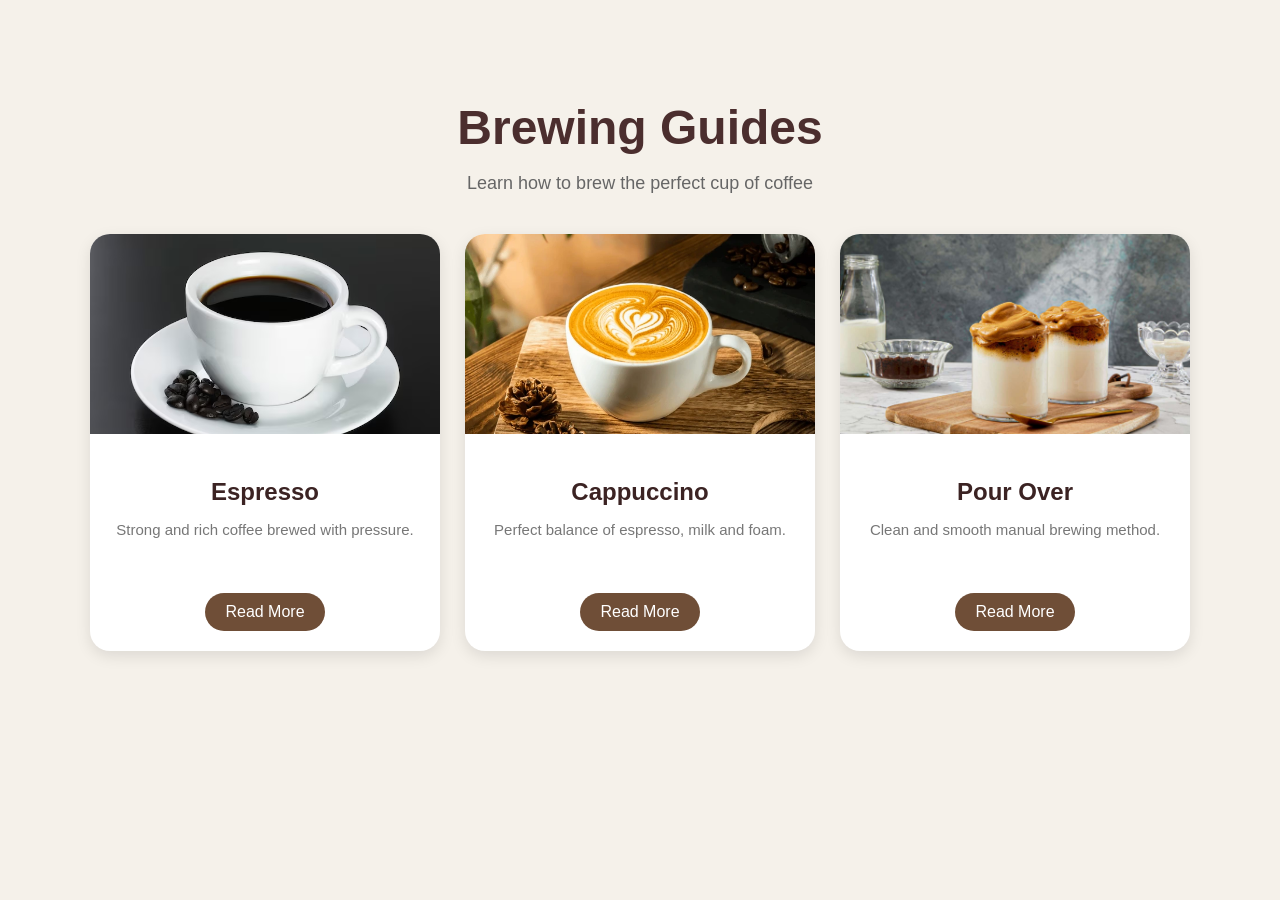
<file: guide.html>
<!DOCTYPE html>
<html lang="en">
<head>
  <meta charset="UTF-8" />
  <meta name="viewport" content="width=device-width, initial-scale=1.0"/>
  <title>Brewing Guides</title>

  <style>
    body{
      margin:0;
      font-family: Arial, sans-serif;
      background:#f5f1ea;
    }

    .brewing-section{
      padding:60px 20px;
      text-align:center;
    }

    .brewing-section h1{
      font-size:48px;
      color:#4b2e2e;
      margin-bottom:10px;
    }

    .brewing-section p{
      font-size:18px;
      color:#666;
      margin-bottom:40px;
    }

    .guide-container{
      display:grid;
      grid-template-columns:repeat(auto-fit,minmax(250px,1fr));
      gap:25px;
      max-width:1100px;
      margin:auto;
    }

    .guide-card{
      background:white;
      border-radius:20px;
      overflow:hidden;
      box-shadow:0 5px 15px rgba(0,0,0,0.1);
      transition:0.3s;
    }

    .guide-card:hover{
      transform:translateY(-8px);
    }

    .guide-card img{
      width:100%;
      height:200px;
      object-fit:cover;
    }

    .guide-content{
      padding:20px;
    }

    .guide-content h2{
      color:#3b2323;
      margin-bottom:10px;
    }

    .guide-content p{
      color:#777;
      font-size:15px;
    }

    .btn{
      display:inline-block;
      margin-top:15px;
      padding:10px 20px;
      background:#6f4e37;
      color:white;
      text-decoration:none;
      border-radius:30px;
      transition:0.3s;
    }

    .btn:hover{
      background:#4b2e2e;
    }
  </style>
</head>

<body>

<section class="brewing-section">

  <h1>Brewing Guides</h1>
  <p>Learn how to brew the perfect cup of coffee </p>

  <div class="guide-container">

    <div class="guide-card">
      <img src="darkRoastespresso.jpg" alt="Espresso">
      <div class="guide-content">
        <h2>Espresso</h2>
        <p>Strong and rich coffee brewed with pressure.</p>
        <a href="coffeeshop.html #loo" class="btn">Read More</a>
      </div>
    </div>

    <div class="guide-card">
      <img src="colombiansupremo.jpg" alt="Cappuccino">
      <div class="guide-content">
        <h2>Cappuccino</h2>
        <p>Perfect balance of espresso, milk and foam.</p>
        <a href="coffeeshop.html #loo" class="btn">Read More</a>
      </div>
    </div>

    <div class="guide-card">
      <img src="da.jpg" alt="Pour Over">
      <div class="guide-content">
        <h2>Pour Over</h2>
        <p>Clean and smooth manual brewing method.</p>
        <a href="coffeeshop.html #loo" class="btn">Read More</a>
      </div>
    </div>

  </div>

</section>

</body>
</html>
</file>
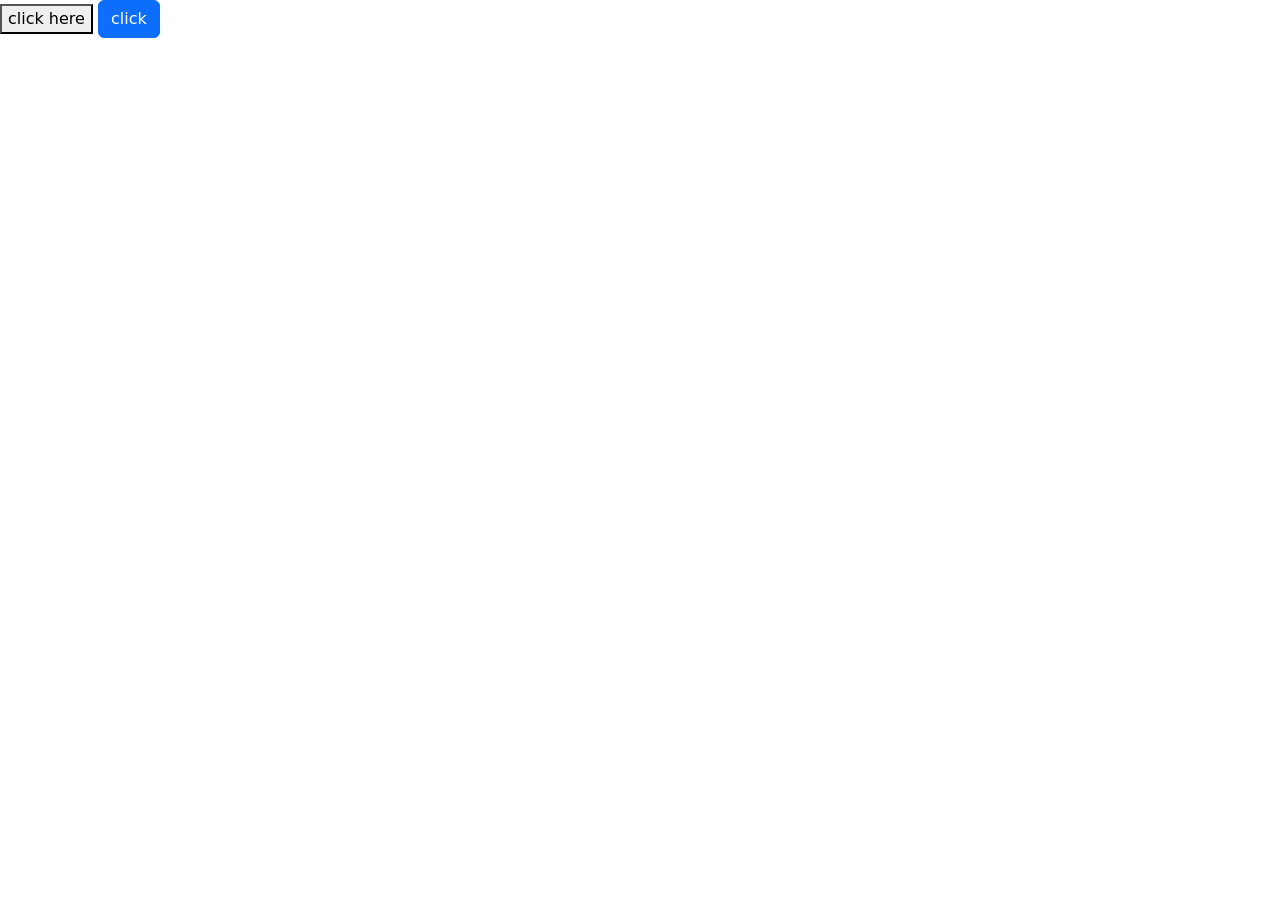
<file: hey.html>
<!DOCTYPE html>
<html lang="en">
<head>
    <meta charset="UTF-8">
    <meta name="viewport" content="width=device-width, initial-scale=1.0">
    <title>Document</title><link rel="stylesheet" href="https://cdn.js delive.net/npm/bootstrap@5.30/dist/css/bootstrap.min.css">

</head>
<body>
    <button>click here</button>
   <!----<style>
        button{
            color: brown;
            background-color:grey;
            font-size: 20px
        }
    </style>-->
   <button class="btn btn-primary de-flex justify-content-center align-items-center">click</button>

</body>
</html>
</file>
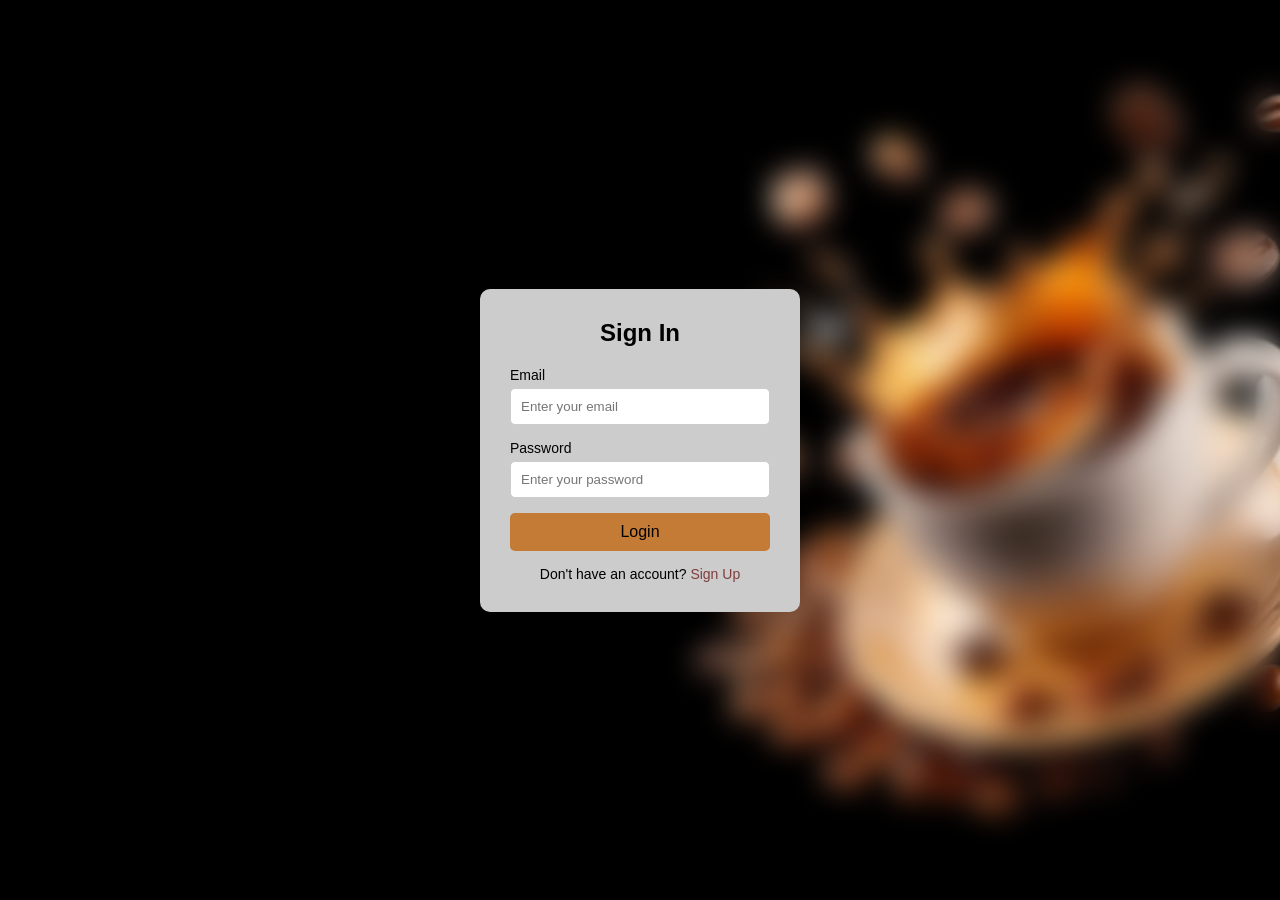
<file: login.html>
<!DOCTYPE html>
<html lang="en">
<head>
    <meta charset="UTF-8">
    <meta name="viewport" content="width=device-width, initial-scale=1.0">
    <title>Sign In</title>

    <style>
        * {
            margin: 0;
            padding: 0;
            box-sizing: border-box;
            font-family: Arial, sans-serif;
            
            
        }

        body {
            height: 100vh;
            display: flex;
            justify-content: center;
            align-items: center;
            background-image: url(loginback.jpg);
            background-size: cover;
            background-position: center;
            background-repeat: no-repeat;
            backdrop-filter: blur(15px);
        }
    

        .container {
            background: #ccc;
            padding: 30px;
            width: 320px;
            border-radius: 10px;
            box-shadow: 0 10px 25px rgba(0,0,0,0.2);
            filter:blur(0.5) 
        }

        .container h2 {
            text-align: center;
            margin-bottom: 20px;
        }

        .input-group {
            margin-bottom: 15px;
        }

        .input-group label {
            display: block;
            margin-bottom: 5px;
            font-size: 14px;
        }

        .input-group input {
            width: 100%;
            padding: 10px;
            border: 1px solid #ccc;
            border-radius: 5px;
        }

        .btn {
            width: 100%;
            padding: 10px;
            background:#c47b36;
            border: none;
            color:black;
            font-size: 16px;
            border-radius: 5px;
            cursor: pointer;
            transition: 0.3s;
        }

        .btn:hover {
            background: black;
        }

        .footer {
            text-align: center;
            margin-top: 15px;
            font-size: 14px;
        }

        .footer a {
            color: rgb(129, 61, 61);
            text-decoration: none;
        }

        .footer a:hover {
            text-decoration: underline;
        }
    </style>
</head>

<body>
    
    

    <div class="container">
        <h2>Sign In</h2>

        <form>
            <div class="input-group">
                <label>Email</label>
                <input type="email" placeholder="Enter your email" required>
            </div>

            <div class="input-group">
                <label>Password</label>
                <input type="password" placeholder="Enter your password" required>
            </div>

            <button class="btn" type="submit">Login</button>
        </form>

        <div class="footer">
            <p>Don't have an account? <a href="#">Sign Up</a></p>
        </div>
    </div>

</body>
</html>
</file>
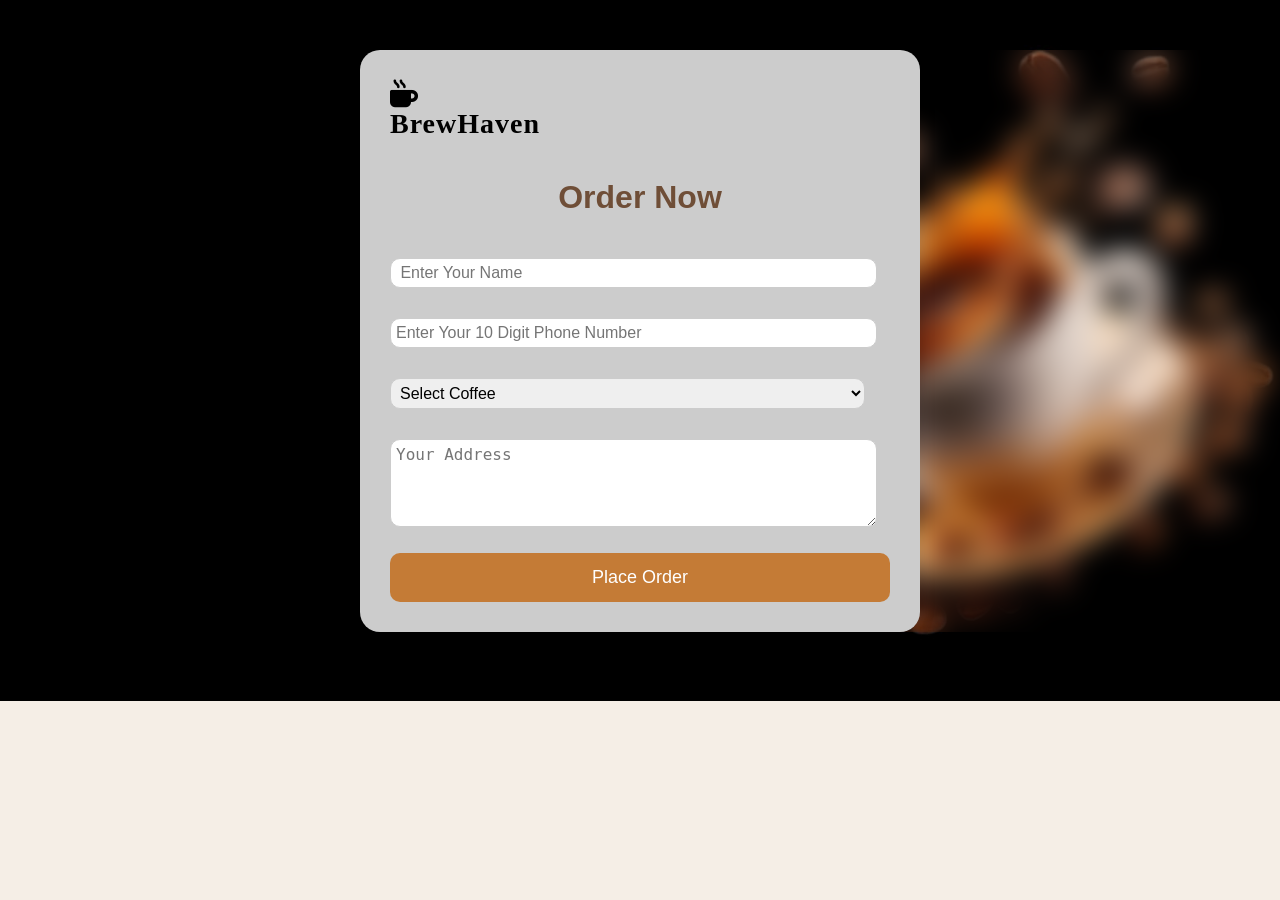
<file: order.html>
<!DOCTYPE html>
<html lang="en">
<head>
<meta charset="UTF-8">
<meta name="viewport" content="width=device-width, initial-scale=1.0">
<title>Order Online</title>     <link rel="stylesheet" href="https://cdnjs.cloudflare.com/ajax/libs/font-awesome/6.7.2/css/all.min.css" integrity="sha512-Evv84Mr4kqVGRNSgIGL/F/aIDqQb7xQ2vcrdIwxfjThSH8CSR7PBEakCr51Ck+w+/U6swU2Im1vVX0SVk9ABhg==" crossorigin="anonymous" referrerpolicy="no-referrer" />


<style>
    header{
         background: #161515;
            position: fixed;
            width: 100%;
            top: 0;
            z-index: 1000;
            padding: 10px 0;
            transition: all 0.4s ease;
        }
    
body{
    font-family: Arial, sans-serif;
    background:#f5eee6;
    margin:0;
    padding:0;
    background-image:url(loginbackground.jpg);
    background-size: cover;
    background-position: center;
    background-repeat: no-repeat;
    backdrop-filter: blur(15px);
}

.container{
    width:90%;
    max-width:500px;
    margin:50px auto;
    background:#ccc;
    padding:30px;
    border-radius:20px;
    box-shadow:0 0 15px rgba(0,0,0,0.2);

}

h1{
    text-align:center;
    color:#6f4e37;
    font-family: 'playfair Display'serif;
    font-weight: bold;
}

input, select, textarea{
    width:95%;
    padding:5px;
    margin-top:20px;
    margin-bottom:10px;
    border:1px solid #ccc;
    border-radius:10px;
    font-size:16px;
    
}

button{
    width:100%;
    padding:14px;
    border:none;
    background:#c47b36;
    color:white;
    font-size:18px;
    border-radius:10px;
    cursor:pointer;
    margin-top: 12px;
    
    
}

button:hover{
    background:#a45f1f;
}
.logo-icon {
            color: var(--coffee-gold);
            font-size: 28px;
        }
        
        .logo-text {
            font-family: 'Playfair Display', serif;
            font-size: 28px;
            font-weight: 900;
            color: var(--coffee-medium);
            letter-spacing: 1px;
        }
        
        .logo-text span {
            color: var(--coffee-gold);
        }
</style>
</head>

<body>

<div class="container">
     <i class="fa-solid fa-mug-hot logo-icon"></i>
                <div class="logo-text">Brew<span>Haven</span></div><br>
                <h1>Order Now</h1>

    <form>
        <input type="text" placeholder=" Enter Your Name" required>

        <input type="tel"  pattern="[0-9] {10}"placeholder="Enter Your 10 Digit Phone Number" required>

        <select required>
            <option value="">Select Coffee</option>
            <option>Ethiopian Yirgacheffe</option>
            <option>Cappuccino</option>
            <option>Americano</option>
            <option>Mocha</option>
            <option>Macchiato Coffee</option>
            <option>Dalgona Coffee</option>
            
            <option>Dark Roast Espresso</option>
            <option>Colombian Supremo</option>

        </select>

        <textarea rows="4" placeholder="Your Address"></textarea>

        <button type="submit">Place Order</button>
    </form>
</div>

</body>
</html>
</file>
<file: coffeeshop.css>
/* ---------- CSS RESET & VARIABLES ---------- */
        * {
            margin: 0;
            padding: 0;
            box-sizing: border-box;
        }

        :root {
            --coffee-dark: #3E2723;
            --coffee-medium: #6F4E37;
            --coffee-light: #C4A484;
            --coffee-accent: #D2B48C;
            --coffee-cream: #F5F5DC;
            --coffee-gold: #D4AF37;
            --text-dark: #2C2416;
            --text-light: #f9f6f0;
            --header-bg: #161515;
            --hero-overlay: rgba(11, 7, 5, 0.92);
        }

        body {
            font-family: 'Montserrat', sans-serif;
            background: var(--coffee-cream);
            color: var(--text-dark);
            line-height: 1.6;
            overflow-x: hidden;
        }

        h1, h2, h3, h4, .logo-text {
            font-family: 'Playfair Display', serif;
            font-weight: 700;
            letter-spacing: 0.5px;
        }

        .container {
            width: 90%;
            max-width: 1280px;
            margin: 0 auto;
        }

        /* ---------- HEADER / NAVIGATION (fully responsive) ---------- */
        header {
            background: var(--header-bg);
            position: fixed;
            width: 100%;
            top: 0;
            z-index: 1000;
            padding: 12px 0;
            transition: 0.3s ease;
            box-shadow: 0 4px 20px rgba(0, 0, 0, 0.2);
            margin-bottom: 40px;
        }

        .header-container {
            display: flex;
            justify-content: space-between;
            align-items: center;
            flex-wrap: wrap;
            gap: 15px;
        }

        .logo {
            display: flex;
            align-items: center;
            gap: 10px;
            text-decoration: none;
        }

        .logo-icon {
            color: var(--coffee-gold);
            font-size: 28px;
        }

        .logo-text {
            font-size: 26px;
            font-weight: 900;
            color: var(--coffee-medium);
        }
        .logo-text span {
            color: var(--coffee-gold);
        }

        /* navigation menu - mobile first: hidden by default but we make it flex on desktop */
        nav ul {
            display: flex;
            list-style: none;
            gap: 28px;
            flex-wrap: wrap;
        }

        nav a {
            text-decoration: none;
            color: #e0c8a0;
            font-weight: 600;
            font-size: 15px;
            transition: 0.3s;
            position: relative;
            padding: 5px 0;
        }

        nav a:hover {
            color: var(--coffee-gold);
        }
        nav a:after {
            content: '';
            position: absolute;
            bottom: 0;
            left: 0;
            width: 0;
            height: 2px;
            background: var(--coffee-gold);
            transition: 0.3s;
        }
        nav a:hover:after {
            width: 100%;
        }

        .nav-buttons .btn {
            padding: 8px 22px;
        }

        .btn {
            display: inline-block;
            padding: 8px 20px;
            border-radius: 40px;
            text-decoration: none;
            font-weight: 600;
            transition: 0.3s ease;
            cursor: pointer;
            border: none;
            font-size: 15px;
            text-align: center;
        }
        .btn-primary {
            background: var(--coffee-medium);
            color: white;
        }
        .btn-primary:hover {
            background: var(--coffee-dark);
            transform: translateY(-3px);
        }
        .btn-secondary {
            background: transparent;
            color: var(--coffee-medium);
            border: 2px solid var(--coffee-medium);
        }
        .btn-secondary:hover {
            background: rgba(111, 78, 55, 0.1);
            transform: translateY(-3px);
        }

        /* ---------- HERO SECTION ---------- */
        .hero {
            min-height: 100vh;
            display: flex;
            align-items: center;
            padding-top: 90px;
            position: relative;
            background: linear-gradient(135deg, #0B0705 0%, #1a0f0a 100%);
        }
        .hero .container {
            display: flex;
            flex-wrap: wrap;
            align-items: center;
            justify-content: space-between;
            gap:40;
        }
        .hero-content {
            flex: 1;
            color: var(--text-light);
            animation: fadeInUp 0.9s ease;
            text-align:left;
            
        }
         .hero-image
          {
          width:60%;
          height:700%px;
          margin-left:auto;
          }
.hero-image img {
        width:100%;
        height:100%;
        object-fit:cover;
        display:block;
        border-radius:0;
}
        .hero-subtitle {
            font-size: 18px;
            color: var(--coffee-accent);
            margin-bottom: 20px;
            display: flex;
            align-items: center;
            gap: 12px;
        }
        .hero-subtitle::before {
            content: '';
            width: 55px;
            height: 2px;
            background: var(--coffee-gold);
        }
        .hero-title {
            font-size: 52px;
            line-height: 1.2;
            margin-bottom: 20px;
        }
        .hero-title span {
            color: var(--coffee-gold);
        }
        .hero-text {
            font-size: 16px;
            margin-bottom: 35px;
            max-width: 550px;
            opacity: 0.9;
        }
        .hero-buttons {
            display: flex;
            gap: 18px;
            flex-wrap: wrap;
        }
        .hero img {
            
        }

        /* ---------- PRODUCTS SECTION - FIXED GRID (4 per row on desktop, then 2, then 1) ---------- */
        .products {
            padding: 100px 0;
            background: #161515;
            border-top: 4px solid var(--coffee-gold);
            border-bottom: 4px solid var(--coffee-gold);
        }
        .section-header {
            text-align: center;
            max-width: 700px;
            margin: 0 auto 60px;
        }
        .section-subtitle {
            font-size: 20px;
            color: var(--coffee-gold);
            margin-bottom: 12px;
            letter-spacing: 1px;
        }
        .section-title {
            font-size: 42px;
            color: var(--coffee-gold);
            margin-bottom: 20px;
            position: relative;
            display: inline-block;
        }
        .section-title::after {
            content: '';
            position: absolute;
            bottom: -12px;
            left: 50%;
            transform: translateX(-50%);
            width: 80px;
            height: 3px;
            background: var(--coffee-gold);
        }
        .section-desc {
            font-size: 18px;
            color: #ddd2c0;
        }

        /* ----- PRODUCT GRID : 4 columns on desktop, responsive tablet/mobile ----- */
        .product-grid {
            display: grid;
            grid-template-columns: repeat(4, 1fr);  /* 4 in a row */
            gap: 35px;
            margin-bottom: 20px;
        }

        /* product card styling */
        .product-card {
            background: var(--coffee-dark);
            border-radius: 24px;
            overflow: hidden;
            transition: all 0.35s ease;
            position: relative;
            display: flex;
            flex-direction: column;
            box-shadow: 0 8px 18px rgba(0,0,0,0.3);
        }
        .product-card:hover {
            transform: translateY(-12px);
            border: 1px solid var(--coffee-gold);
            box-shadow: 0 18px 30px rgba(0,0,0,0.4);
        }
        .product-img {
            height: 240px;
            overflow: hidden;
            background: #2a1e18;
        }
        .product-img img {
            width: 100%;
            height: 100%;
            object-fit: cover;
            transition: transform 0.5s ease;
        }
        .product-card:hover .product-img img {
            transform: scale(1.05);
        }
        .product-info {
            padding: 20px 18px 22px;
            position: relative;
            background: var(--coffee-dark);
            flex: 1;
        }
        .product-tag {
            position: absolute;
            top: -14px;
            right: 20px;
            background: var(--coffee-gold);
            color: #2c1a12;
            font-weight: 800;
            padding: 5px 16px;
            border-radius: 40px;
            font-size: 13px;
            letter-spacing: 0.5px;
            z-index: 2;
            box-shadow: 0 2px 6px rgba(0,0,0,0.2);
        }
        .product-title {
            font-size: 22px;
            color: var(--text-light);
            margin-bottom: 10px;
            font-weight: 700;
        }
        .product-desc {
            color: #cfc5b5;
            font-size: 14px;
            line-height: 1.45;
            margin-bottom: 18px;
            min-height: 65px;
        }
        .product-footer {
            display: flex;
            justify-content: space-between;
            align-items: center;
            margin-top: 5px;
        }
        .product-price {
            font-size: 24px;
            font-weight: 800;
            color: var(--coffee-gold);
        }
        .rating {
            color: var(--coffee-gold);
            font-size: 14px;
            letter-spacing: 2px;
        }

        /* ---------- FOOTER (fully responsive) ---------- */
        footer {
            background: var(--coffee-dark);
            color: var(--text-light);
            padding: 60px 0 30px;
            border-top: 4px solid var(--coffee-gold);
        }
        .footer-content {
            display: grid;
            grid-template-columns: repeat(auto-fit, minmax(260px, 1fr));
            gap: 45px;
            margin-bottom: 50px;
        }
        .footer-column h3 {
            font-size: 22px;
            margin-bottom: 22px;
            position: relative;
            padding-bottom: 12px;
        }
        .footer-column h3::after {
            content: '';
            position: absolute;
            bottom: 0;
            left: 0;
            width: 55px;
            height: 2px;
            background: var(--coffee-gold);
        }
        .footer-links {
            list-style: none;
        }
        .footer-links li {
            margin-bottom: 14px;
            display: flex;
            align-items: center;
            gap: 10px;
            flex-wrap: wrap;
        }
        .footer-links a, .footer-links i {
            color: var(--coffee-accent);
            text-decoration: none;
            transition: 0.3s;
        }
        .footer-links a:hover {
            color: var(--coffee-gold);
            padding-left: 5px;
        }
        .social-links {
            display: flex;
            gap: 15px;
            margin-top: 20px;
            flex-wrap: wrap;
        }
        .social-links a {
            display: inline-flex;
            align-items: center;
            justify-content: center;
            width: 40px;
            height: 40px;
            background: rgba(255,255,255,0.08);
            border-radius: 50%;
            color: var(--coffee-cream);
            font-size: 18px;
            transition: 0.3s;
        }
        .social-links a:hover {
            background: var(--coffee-gold);
            transform: translateY(-4px);
            color: #1f1a14;
        }
        .copyright {
            text-align: center;
            padding-top: 30px;
            border-top: 1px solid rgba(255,255,255,0.15);
            color: var(--coffee-accent);
            font-size: 14px;
        }
        .sustainability-box {
            margin-top: 20px;
            text-align: center;
            display: flex;
            flex-wrap: wrap;
            justify-content: center;
            gap: 40px;
            border-top: 1px solid rgba(212, 175, 55, 0.3);
            padding-top: 35px;
        }
        .sustainability-item h4 {
            font-size: 18px;
            color: var(--coffee-gold);
            margin-bottom: 6px;
        }
        .sustainability-item p {
            color: #bfae93;
            font-size: 14px;
            max-width: 280px;
        }

        /* ---------- ANIMATIONS ---------- */
        @keyframes fadeInUp {
            from { opacity: 0; transform: translateY(40px);}
            to { opacity: 1; transform: translateY(0);}
        }

        /* ---------- RESPONSIVE BREAKPOINTS (mobile perfection) ---------- */
        @media screen and (max-width: 1100px) {
            .product-grid {
                grid-template-columns: repeat(3, 1fr);  /* 3 per row on medium screens */
                gap: 28px;
            }
            .hero-title {
                font-size: 44px;
            }
        }

        @media screen and (max-width: 850px) {
            .header-container {
                flex-direction: column;
                gap: 12px;
                margin-bottom: 5px;
            }
            nav ul {
                justify-content: center;
                gap: 22px;
                flex-wrap: wrap;
            }
            .nav-buttons {
                margin-bottom: 6px;
            }
            .hero .container {
                flex-direction: column;
                text-align: center;
            }
            .hero-content {
                text-align: center;
            }
            .hero-subtitle {
                justify-content: center;
            }
            .hero-text {
                margin-left: auto;
                margin-right: auto;
            }
            .hero-buttons {
                justify-content: center;
            }
            .product-grid {
                grid-template-columns: repeat(2, 1fr);  /* 2 per row on tablet */
                gap: 25px;
            }
            .section-title {
                font-size: 36px;
            }
        }

        @media screen and (max-width: 550px) {
            .product-grid {
                grid-template-columns: 1fr;  /* 1 per row on mobile */
                max-width: 380px;
                margin-left: auto;
                margin-right: auto;
            }
            .hero-title {
                font-size: 32px;
            }
            .container {
                width: 92%;
            }
            .btn {
                padding: 8px 18px;
                font-size: 14px;
            }
            .product-img {
                height: 220px;
            }
            .product-title {
                font-size: 20px;
            }
            .footer-content {
                grid-template-columns: 1fr;
                text-align: center;
            }
            .footer-column h3::after {
                left: 50%;
                transform: translateX(-50%);
            }
            .footer-links li {
                justify-content: center;
            }
            .social-links {
                justify-content: center;
            }
            .sustainability-box {
                flex-direction: column;
                align-items: center;
                gap: 28px;
            }
            nav ul {
                gap: 18px;
            }
            nav a {
                font-size: 13px;
            }
        }

        /* fix for small devices */
        @media screen and (max-width: 380px) {
            .hero-title {
                font-size: 28px;
            }
            .product-price {
                font-size: 20px;
            }
        }

        /* additional: active smooth + no overflow */
        html {
            scroll-behavior: smooth;
        }
</file>
